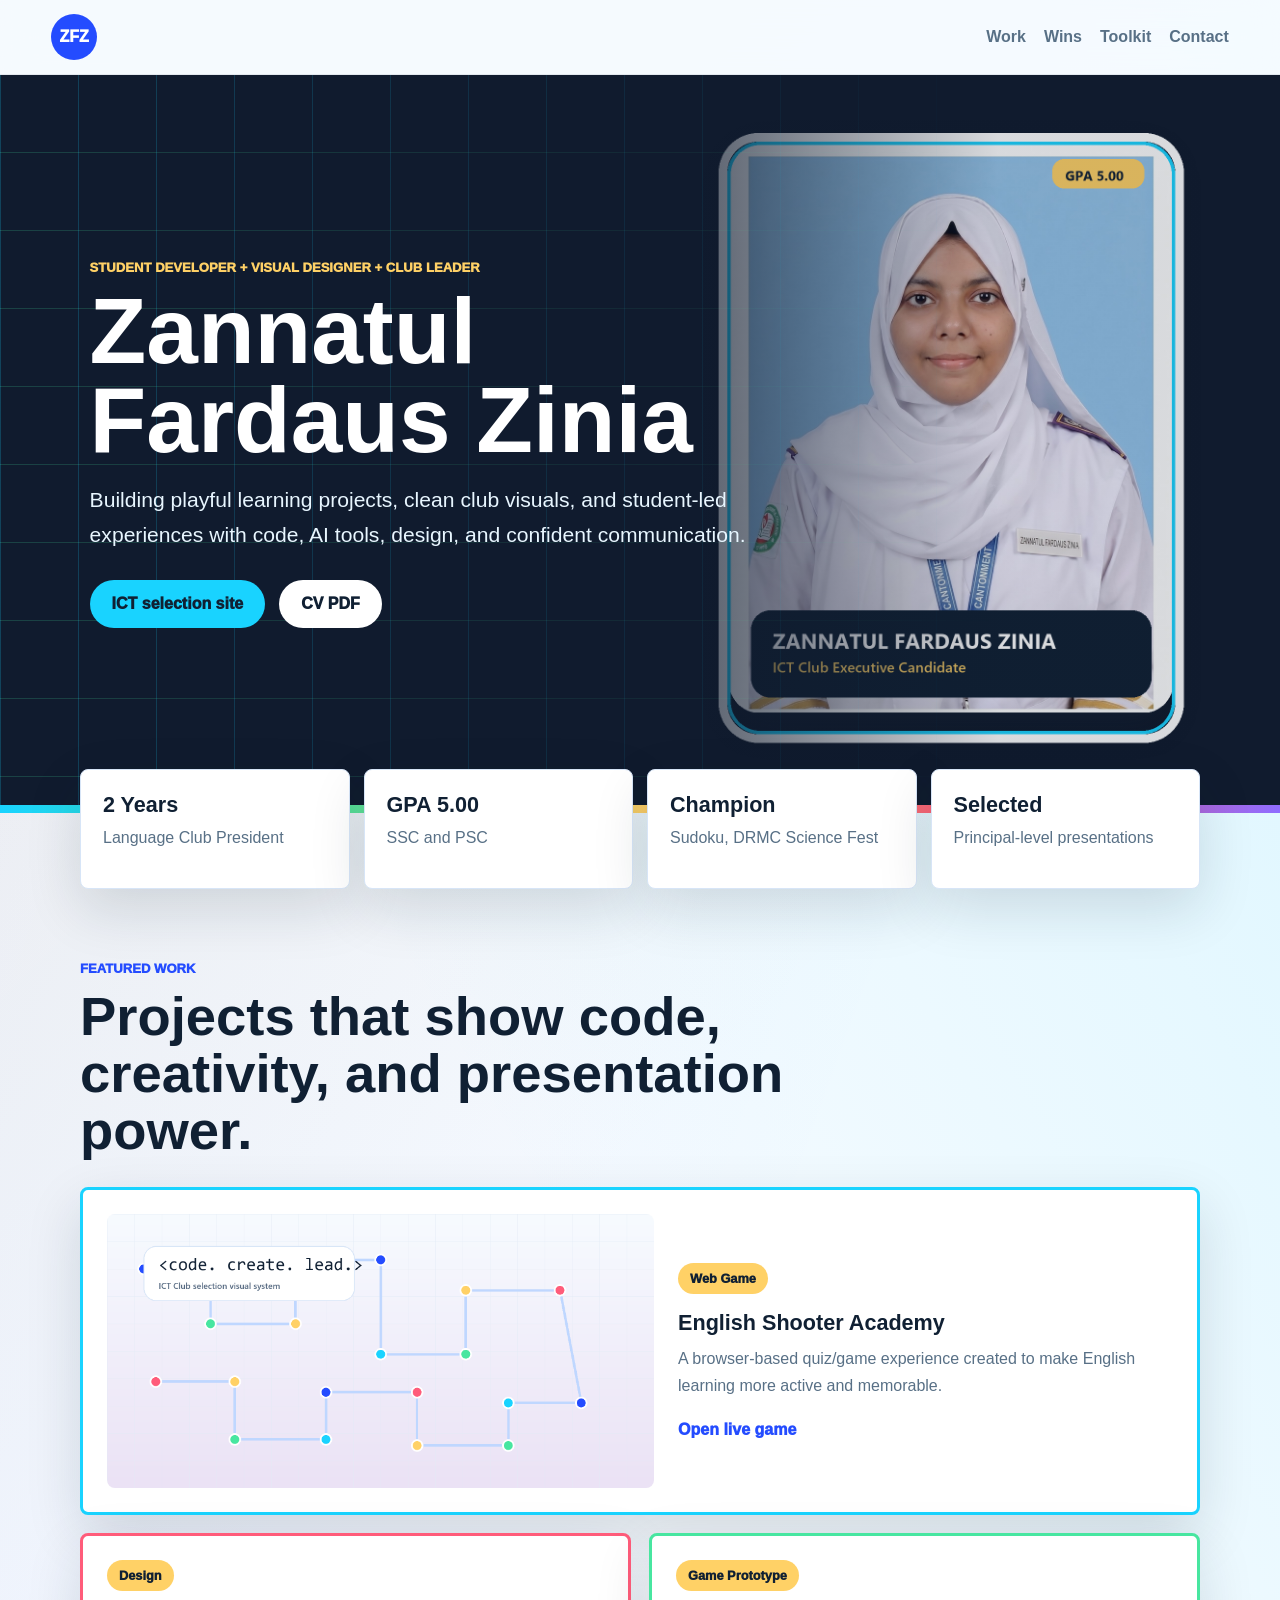
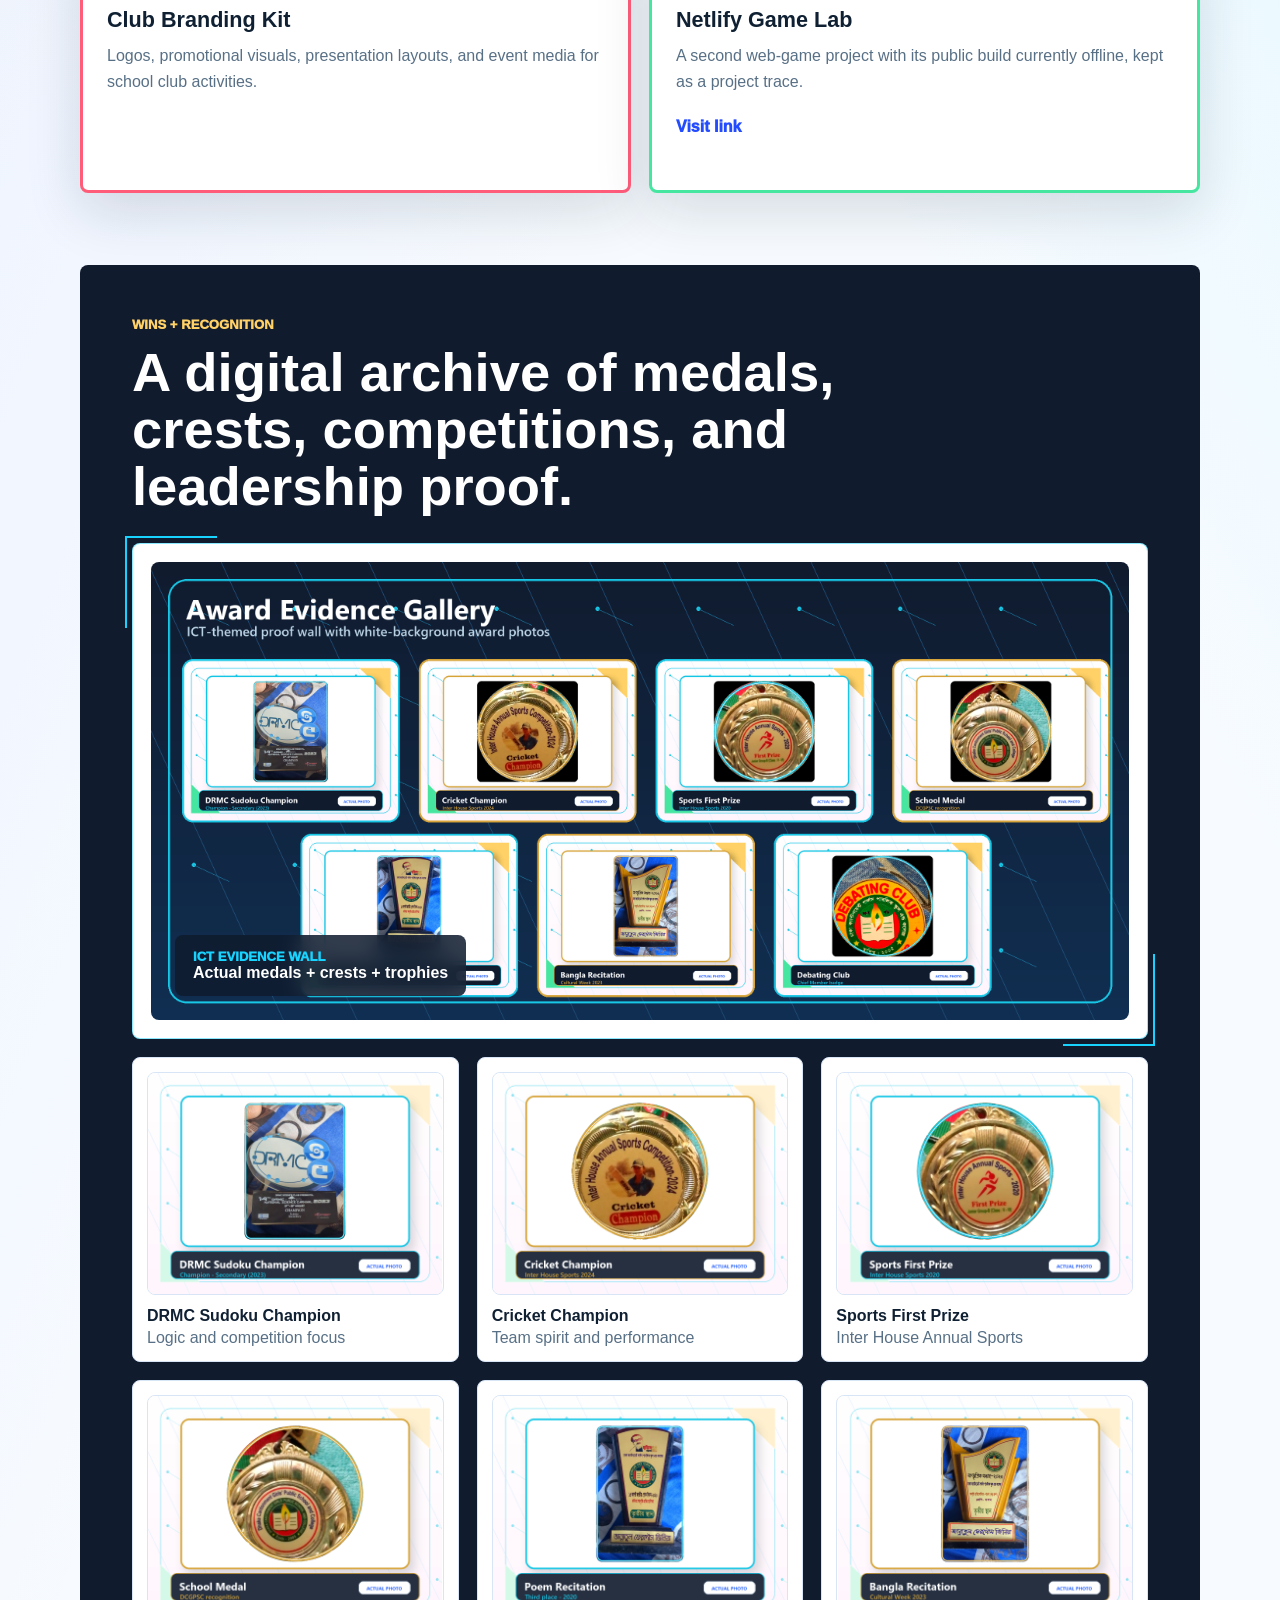
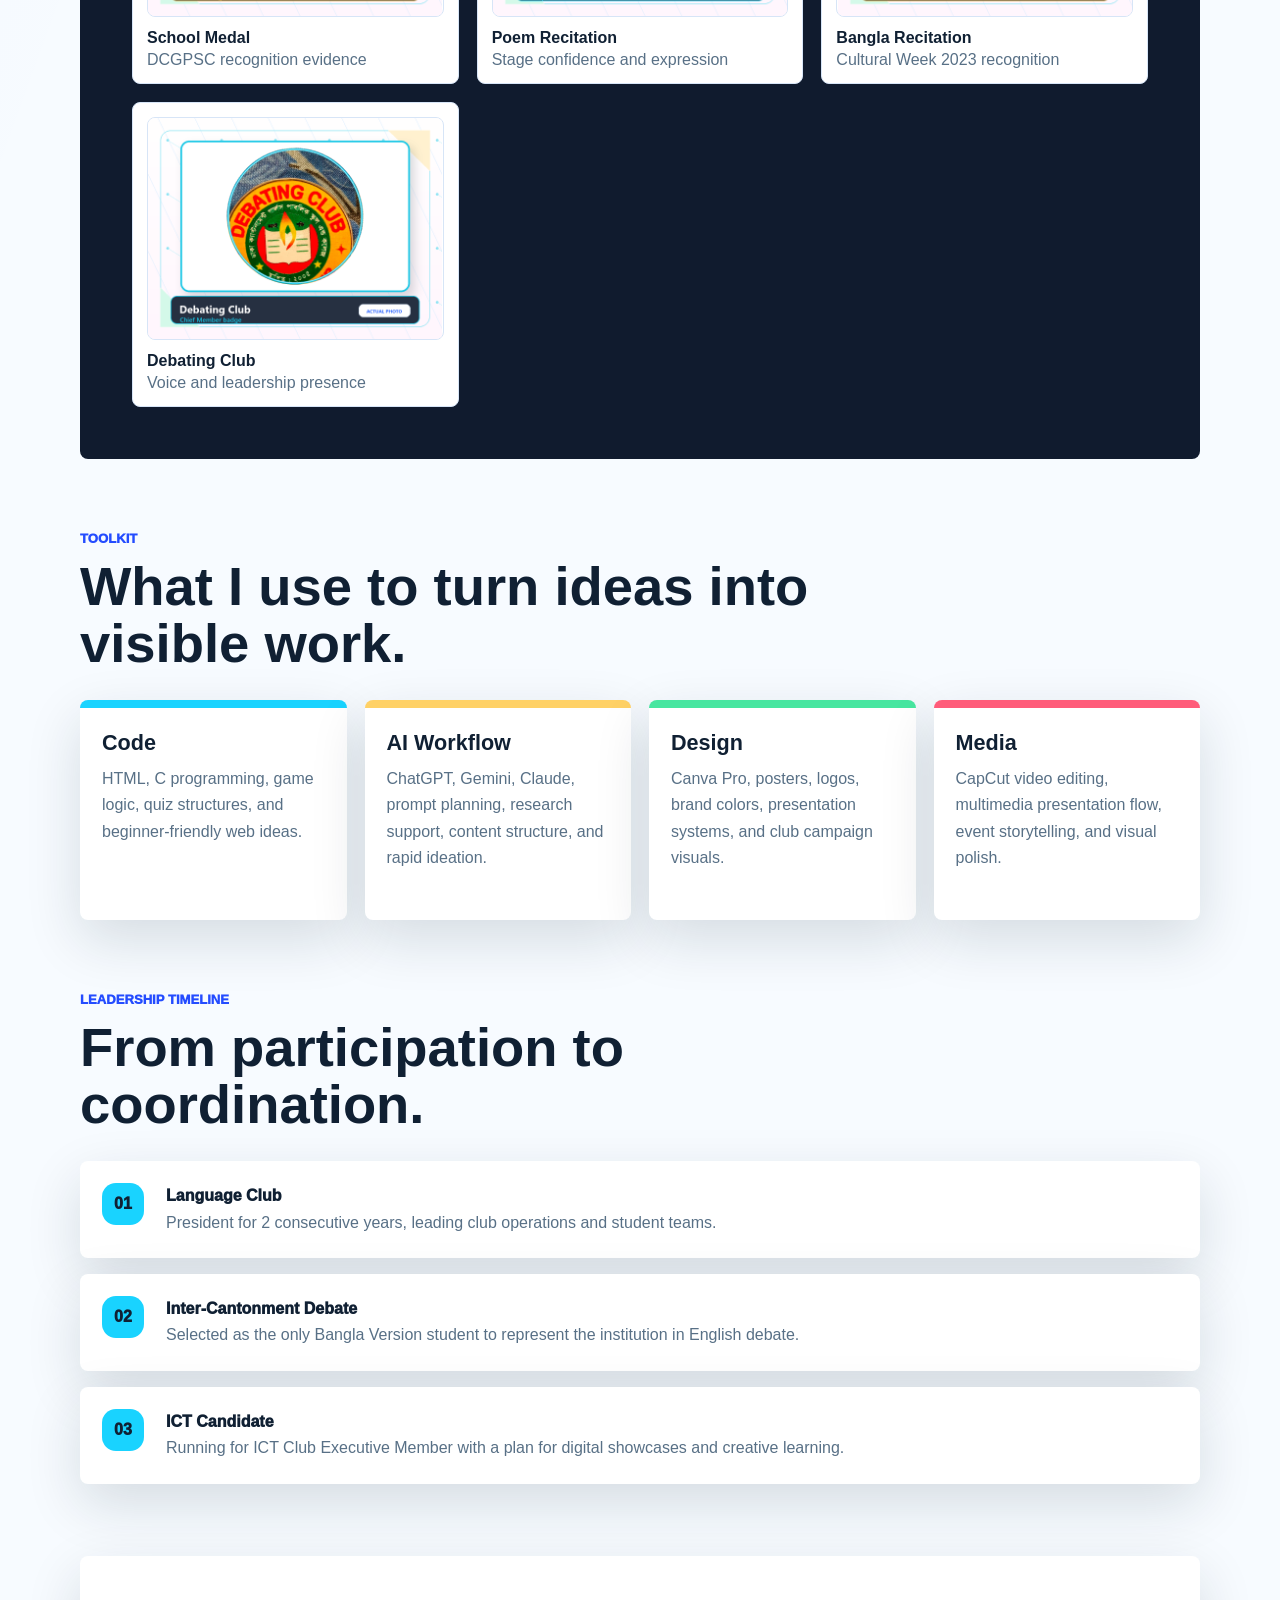
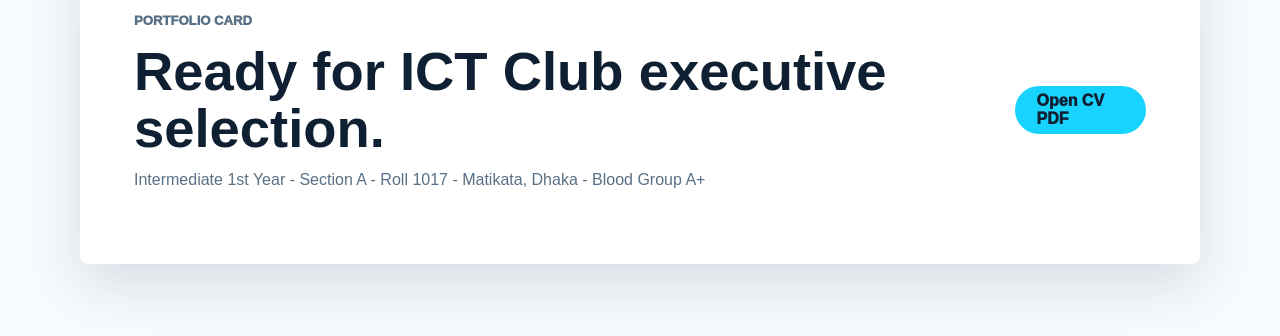
<file: index.html>
<!DOCTYPE html>
<html lang="en">
<head>
  <meta charset="UTF-8">
  <meta name="viewport" content="width=device-width, initial-scale=1.0">
  <meta name="theme-color" content="#101b2e">
  <title>Zannatul Fardaus Zinia Portfolio</title>
  <link rel="stylesheet" href="styles.css?v=20260611">
</head>
<body>
  <header class="topbar">
    <a href="#home" class="logo">ZFZ</a>
    <nav aria-label="Portfolio navigation">
      <a href="#work">Work</a>
      <a href="#wins">Wins</a>
      <a href="#toolkit">Toolkit</a>
      <a href="#contact">Contact</a>
    </nav>
  </header>

  <main id="home">
    <section class="hero">
      <div class="hero-copy">
        <p class="label">Student Developer + Visual Designer + Club Leader</p>
        <h1>Zannatul Fardaus Zinia</h1>
        <p>Building playful learning projects, clean club visuals, and student-led experiences with code, AI tools, design, and confident communication.</p>
        <div class="hero-links">
          <a href="website/index.html">ICT selection site</a>
          <a href="https://timubin.github.io/zinia/docs/ZINIA_ICT_Club_Final_CV.pdf" target="_blank" rel="noreferrer" type="application/pdf">CV PDF</a>
        </div>
      </div>
      <figure class="hero-visual" aria-hidden="true">
        <div class="hero-visual-frame">
          <img src="assets/profile-card.png" alt="">
        </div>
        <div class="hero-visual-caption">
          <span>Portfolio spotlight</span>
          <strong>Zannatul Fardaus Zinia</strong>
        </div>
      </figure>
    </section>

    <section class="metrics" aria-label="Portfolio highlights">
      <article>
        <strong>2 Years</strong>
        <span>Language Club President</span>
      </article>
      <article>
        <strong>GPA 5.00</strong>
        <span>SSC and PSC</span>
      </article>
      <article>
        <strong>Champion</strong>
        <span>Sudoku, DRMC Science Fest</span>
      </article>
      <article>
        <strong>Selected</strong>
        <span>Principal-level presentations</span>
      </article>
    </section>

    <section class="section" id="work">
      <div class="section-title">
        <p class="label">Featured Work</p>
        <h2>Projects that show code, creativity, and presentation power.</h2>
      </div>
      <div class="work-grid">
        <article class="work-card wide">
          <img src="assets/ict-circuit-banner.png" alt="Circuit-themed project banner">
          <div>
            <span>Web Game</span>
            <h3>English Shooter Academy</h3>
            <p>A browser-based quiz/game experience created to make English learning more active and memorable.</p>
            <a href="https://mubineurosia.github.io/quizzes/" target="_blank" rel="noreferrer">Open live game</a>
          </div>
        </article>
        <article class="work-card">
          <span>Design</span>
          <h3>Club Branding Kit</h3>
          <p>Logos, promotional visuals, presentation layouts, and event media for school club activities.</p>
        </article>
        <article class="work-card">
          <span>Game Prototype</span>
          <h3>Netlify Game Lab</h3>
          <p>A second web-game project with its public build currently offline, kept as a project trace.</p>
          <a href="https://strong-entremet-affcf4.netlify.app/" target="_blank" rel="noreferrer">Visit link</a>
        </article>
      </div>
    </section>

    <section class="section proof" id="wins">
      <div class="section-title">
        <p class="label">Wins + Recognition</p>
        <h2>A digital archive of medals, crests, competitions, and leadership proof.</h2>
      </div>
      <div class="archive-frame">
        <img src="assets/award-evidence-gallery.png" alt="Award evidence gallery">
        <div class="archive-caption">
          <span>ICT Evidence Wall</span>
          <strong>Actual medals + crests + trophies</strong>
        </div>
      </div>
      <div class="award-mosaic" aria-label="Award photos and evidence visuals">
        <article>
          <img src="assets/showcase-drmc-sudoku-2025.png" alt="Straightened DRMC Sudoku Champion trophy showcase">
          <strong>DRMC Sudoku Champion</strong>
          <span>Logic and competition focus</span>
        </article>
        <article>
          <img src="assets/showcase-cricket-champion-2024.png" alt="Straightened Cricket Champion medal showcase">
          <strong>Cricket Champion</strong>
          <span>Team spirit and performance</span>
        </article>
        <article>
          <img src="assets/showcase-sports-first-2020.png" alt="Straightened Sports First Prize medal showcase">
          <strong>Sports First Prize</strong>
          <span>Inter House Annual Sports</span>
        </article>
        <article>
          <img src="assets/showcase-school-medal.png" alt="Straightened DCGPSC school medal showcase">
          <strong>School Medal</strong>
          <span>DCGPSC recognition evidence</span>
        </article>
        <article>
          <img src="assets/showcase-poem-recitation-2020.png" alt="Cropped Poem Recitation trophy showcase">
          <strong>Poem Recitation</strong>
          <span>Stage confidence and expression</span>
        </article>
        <article>
          <img src="assets/showcase-bangla-recitation-2023.png" alt="Cropped Bangla Recitation crest showcase">
          <strong>Bangla Recitation</strong>
          <span>Cultural Week 2023 recognition</span>
        </article>
        <article>
          <img src="assets/showcase-debating-club.png" alt="Cropped Debating Club Chief Member badge showcase">
          <strong>Debating Club</strong>
          <span>Voice and leadership presence</span>
        </article>
      </div>
    </section>

    <section class="section toolkit" id="toolkit">
      <div class="section-title">
        <p class="label">Toolkit</p>
        <h2>What I use to turn ideas into visible work.</h2>
      </div>
      <div class="tool-grid">
        <article>
          <h3>Code</h3>
          <p>HTML, C programming, game logic, quiz structures, and beginner-friendly web ideas.</p>
        </article>
        <article>
          <h3>AI Workflow</h3>
          <p>ChatGPT, Gemini, Claude, prompt planning, research support, content structure, and rapid ideation.</p>
        </article>
        <article>
          <h3>Design</h3>
          <p>Canva Pro, posters, logos, brand colors, presentation systems, and club campaign visuals.</p>
        </article>
        <article>
          <h3>Media</h3>
          <p>CapCut video editing, multimedia presentation flow, event storytelling, and visual polish.</p>
        </article>
      </div>
    </section>

    <section class="section timeline" aria-label="Leadership timeline">
      <div class="section-title">
        <p class="label">Leadership Timeline</p>
        <h2>From participation to coordination.</h2>
      </div>
      <ol>
        <li>
          <span>Language Club</span>
          President for 2 consecutive years, leading club operations and student teams.
        </li>
        <li>
          <span>Inter-Cantonment Debate</span>
          Selected as the only Bangla Version student to represent the institution in English debate.
        </li>
        <li>
          <span>ICT Candidate</span>
          Running for ICT Club Executive Member with a plan for digital showcases and creative learning.
        </li>
      </ol>
    </section>

    <section class="contact" id="contact">
      <div>
        <p class="label">Portfolio Card</p>
        <h2>Ready for ICT Club executive selection.</h2>
        <p>Intermediate 1st Year - Section A - Roll 1017 - Matikata, Dhaka - Blood Group A+</p>
      </div>
      <a href="https://timubin.github.io/zinia/docs/ZINIA_ICT_Club_Final_CV.pdf" target="_blank" rel="noreferrer" type="application/pdf">Open CV PDF</a>
    </section>
  </main>
</body>
</html>
</file>
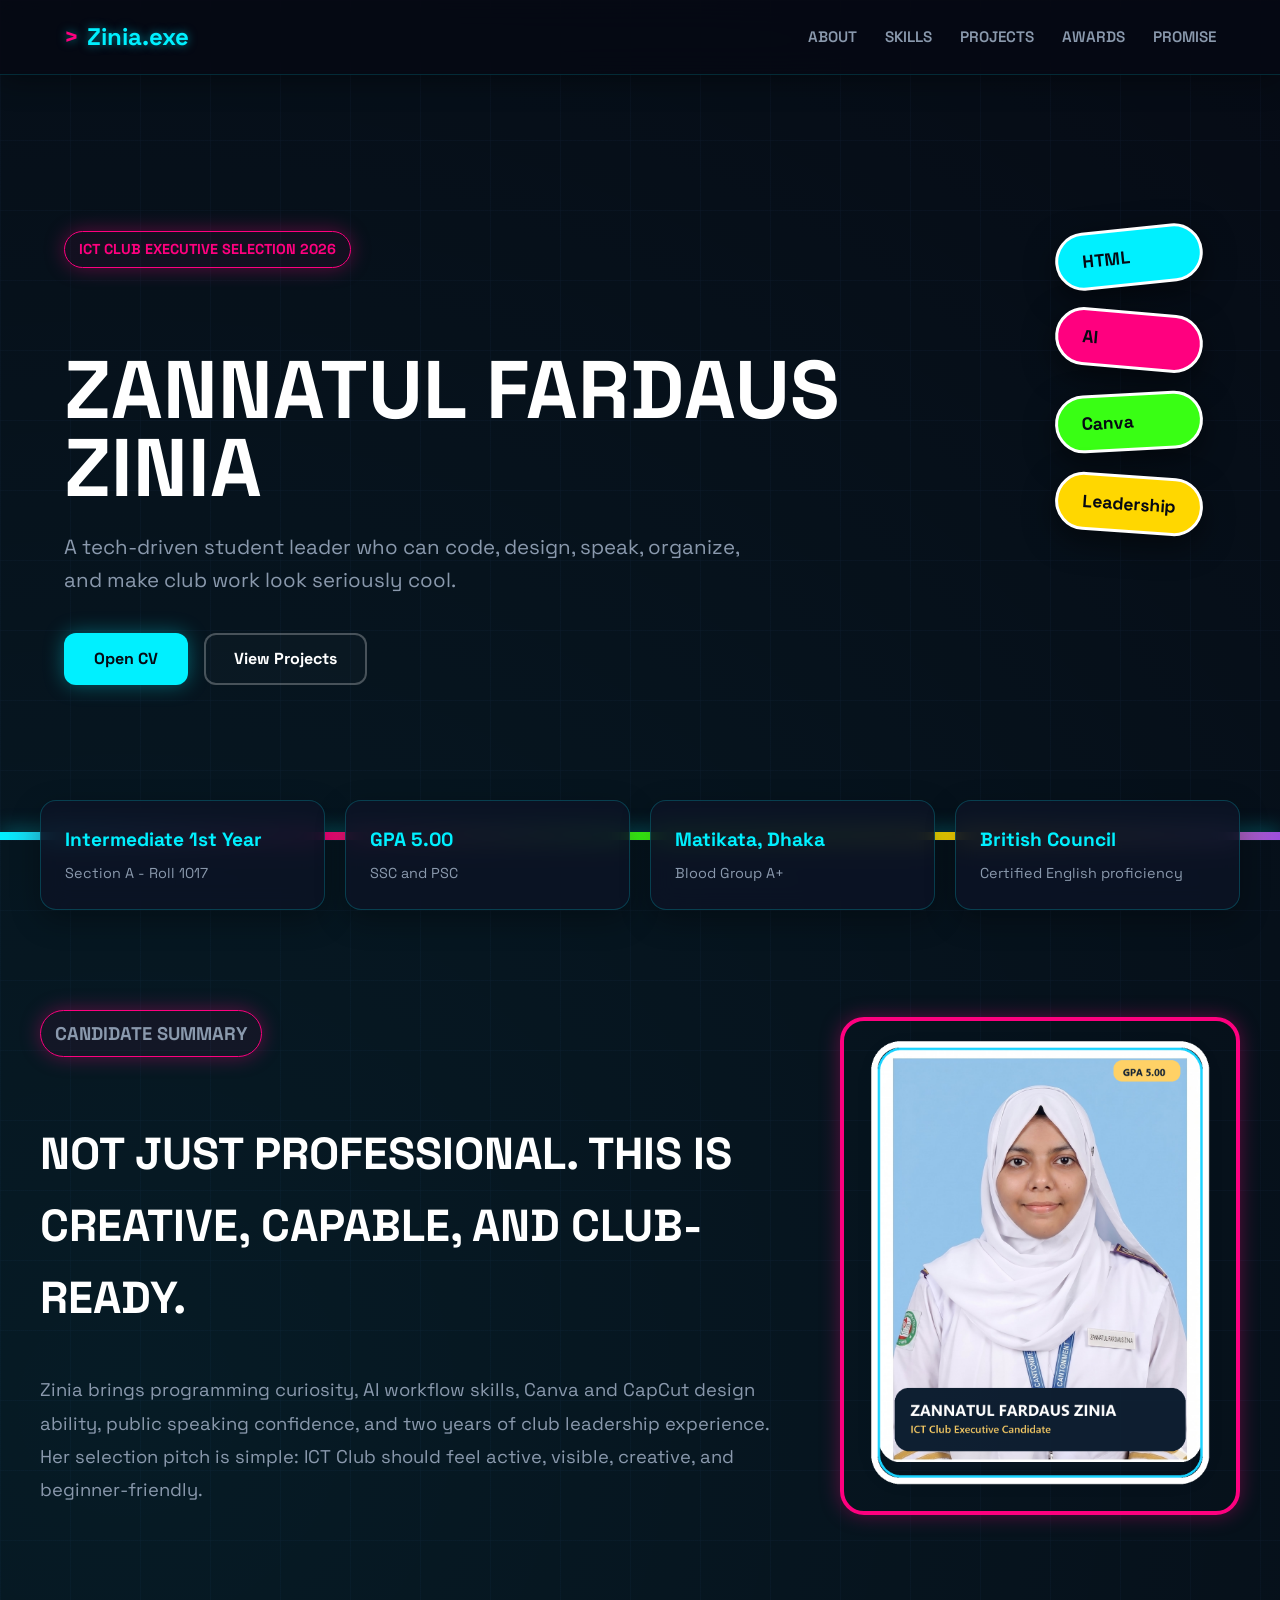
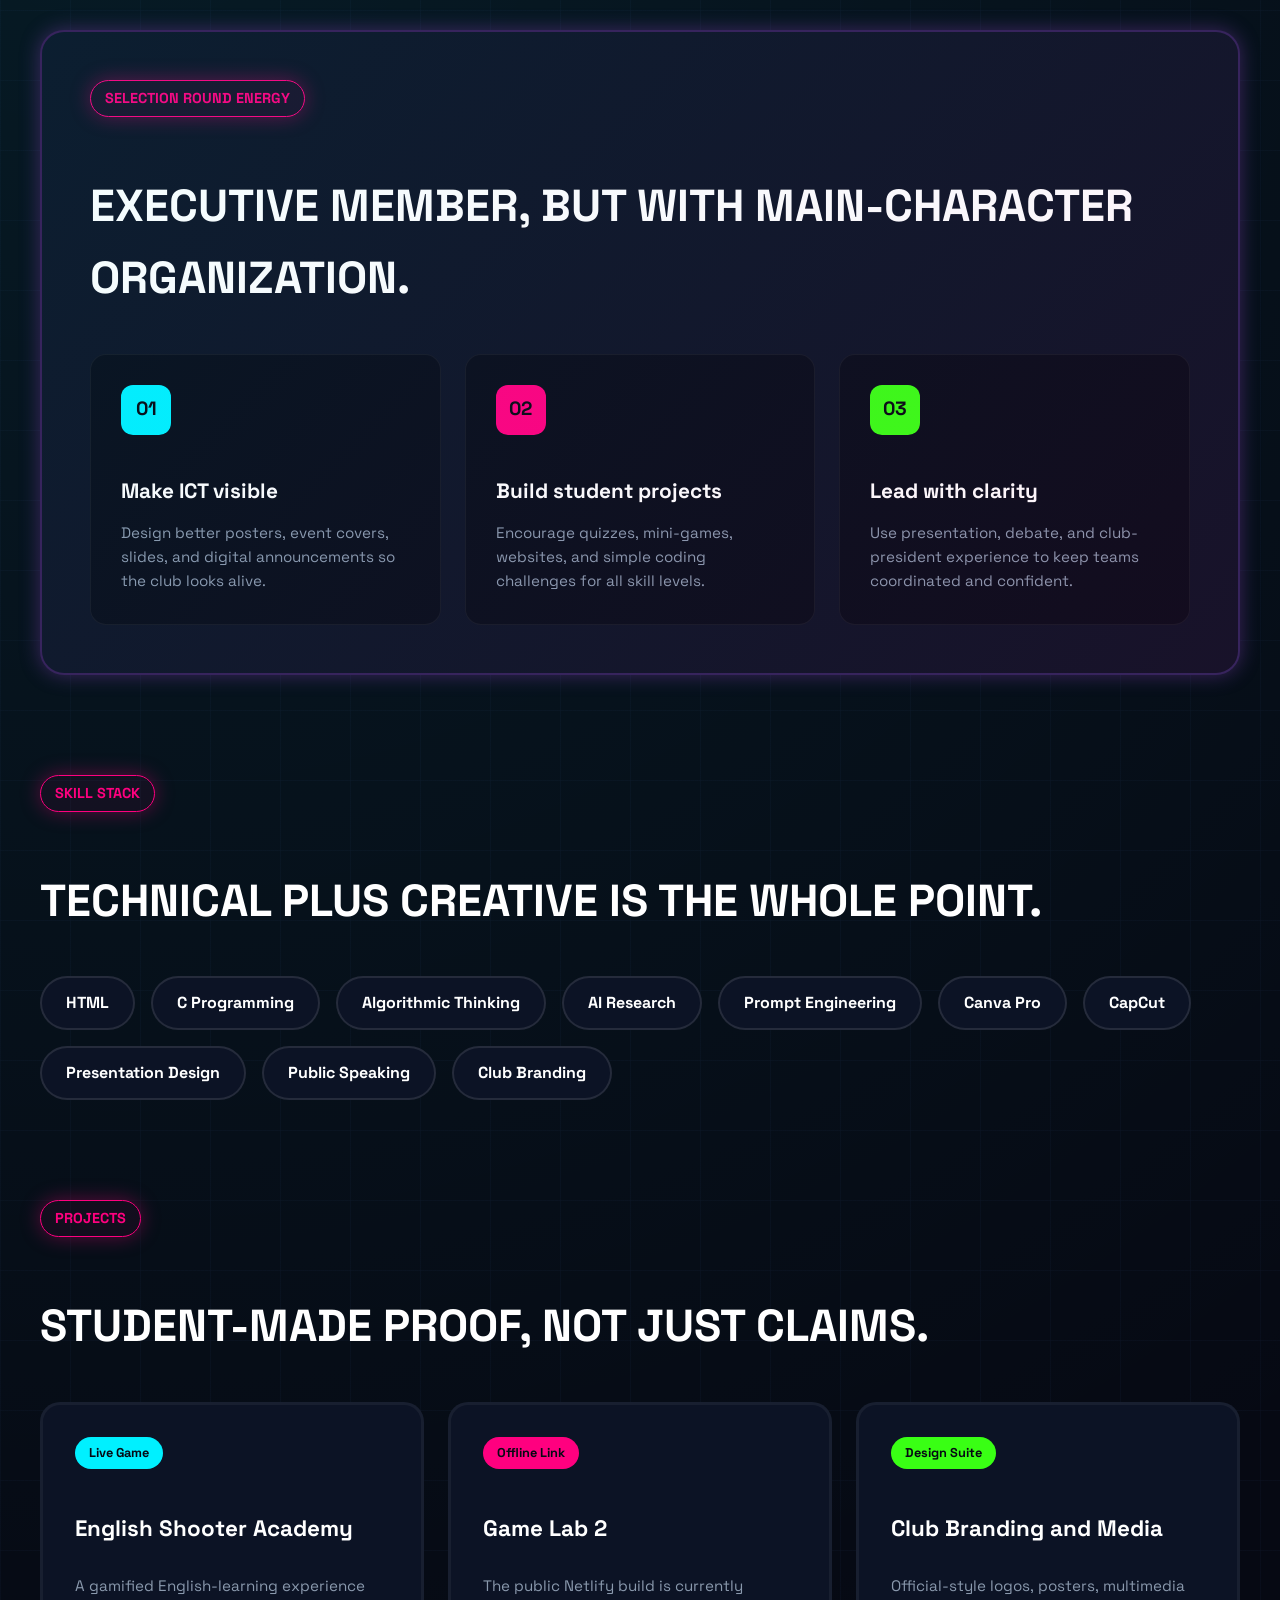
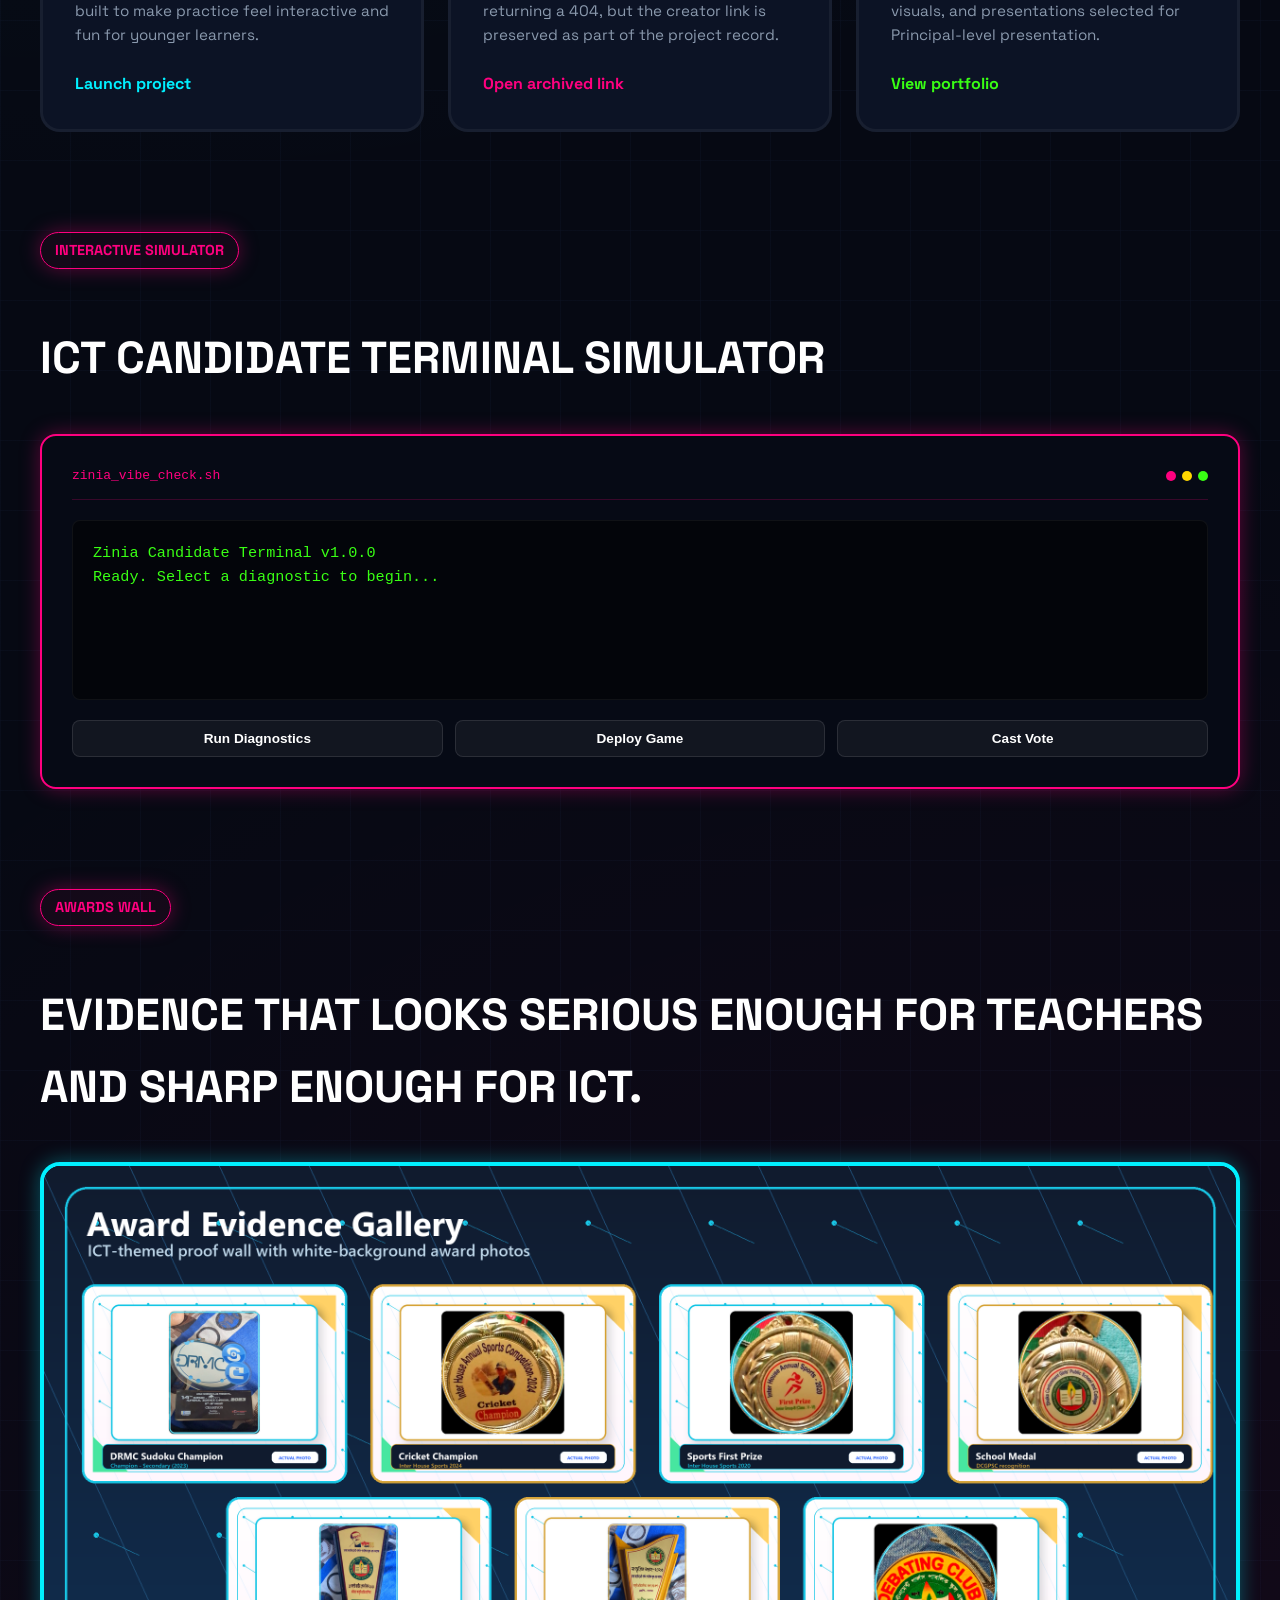
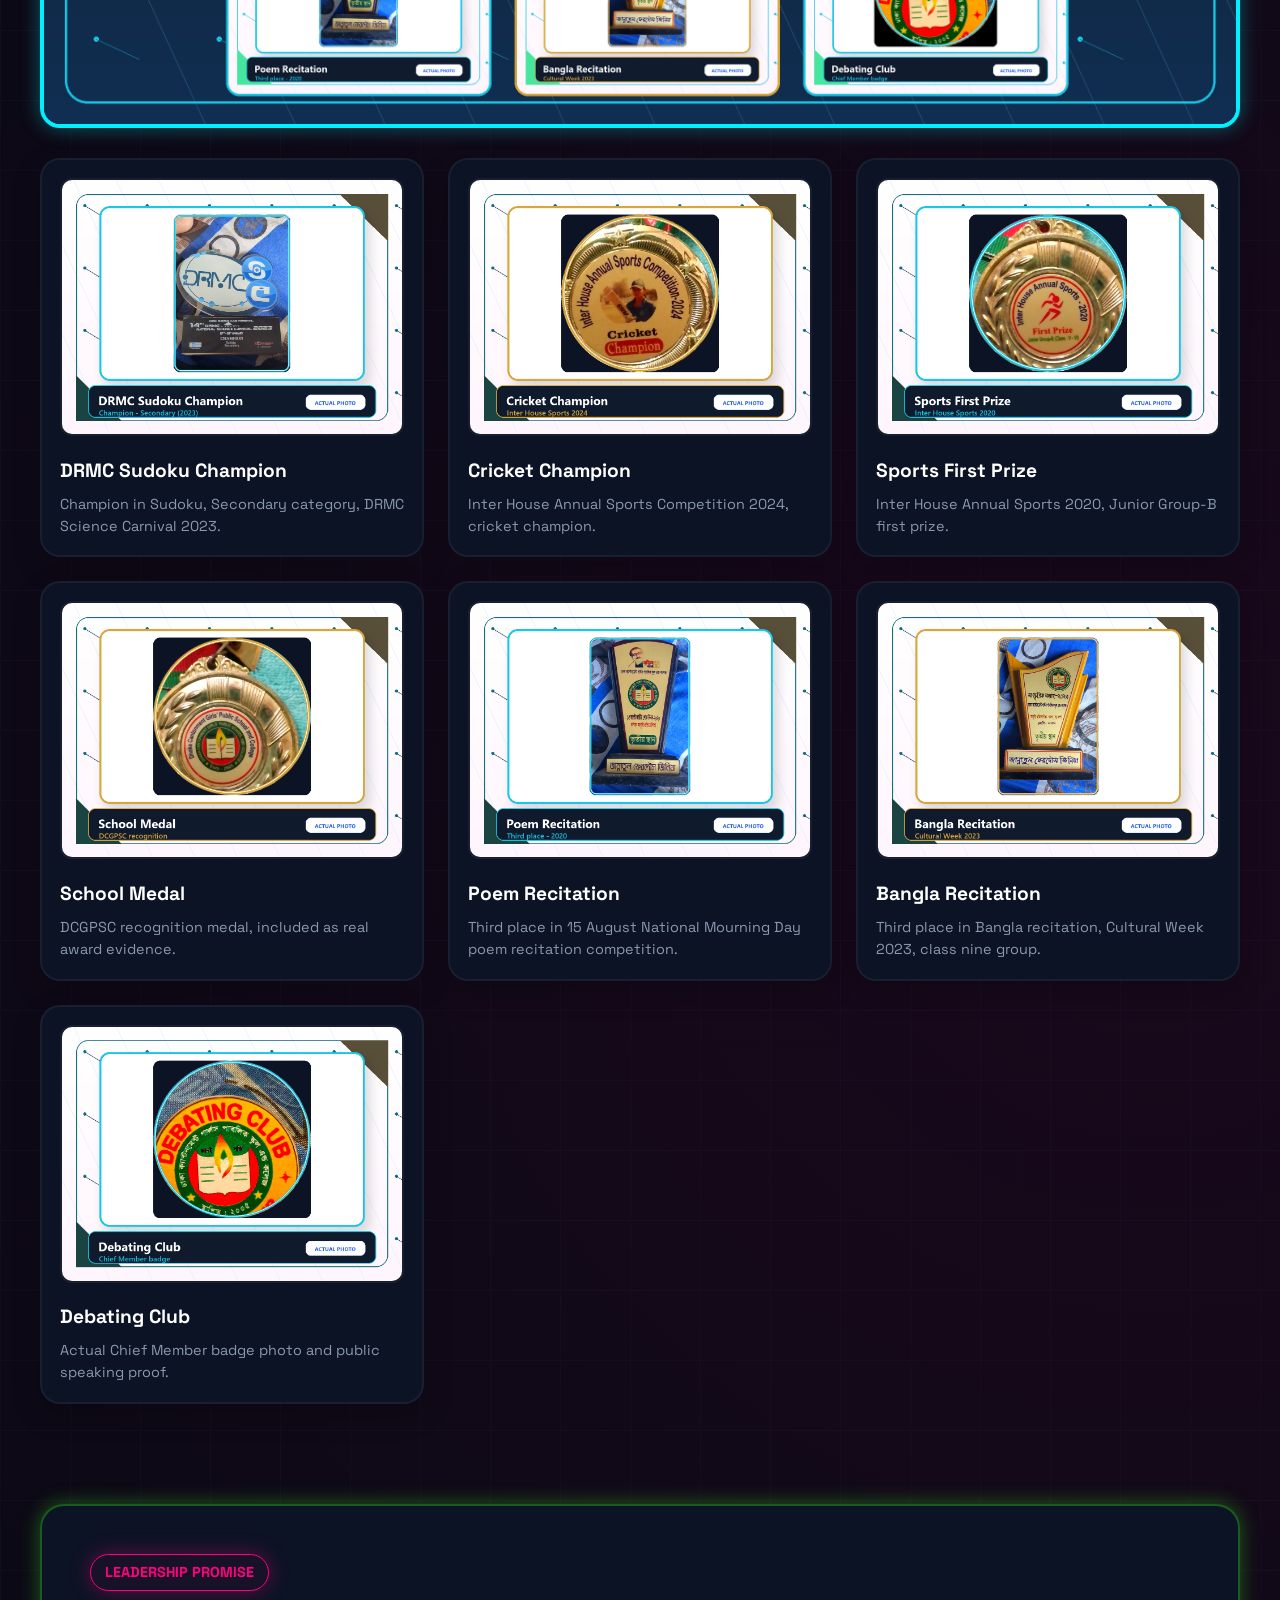
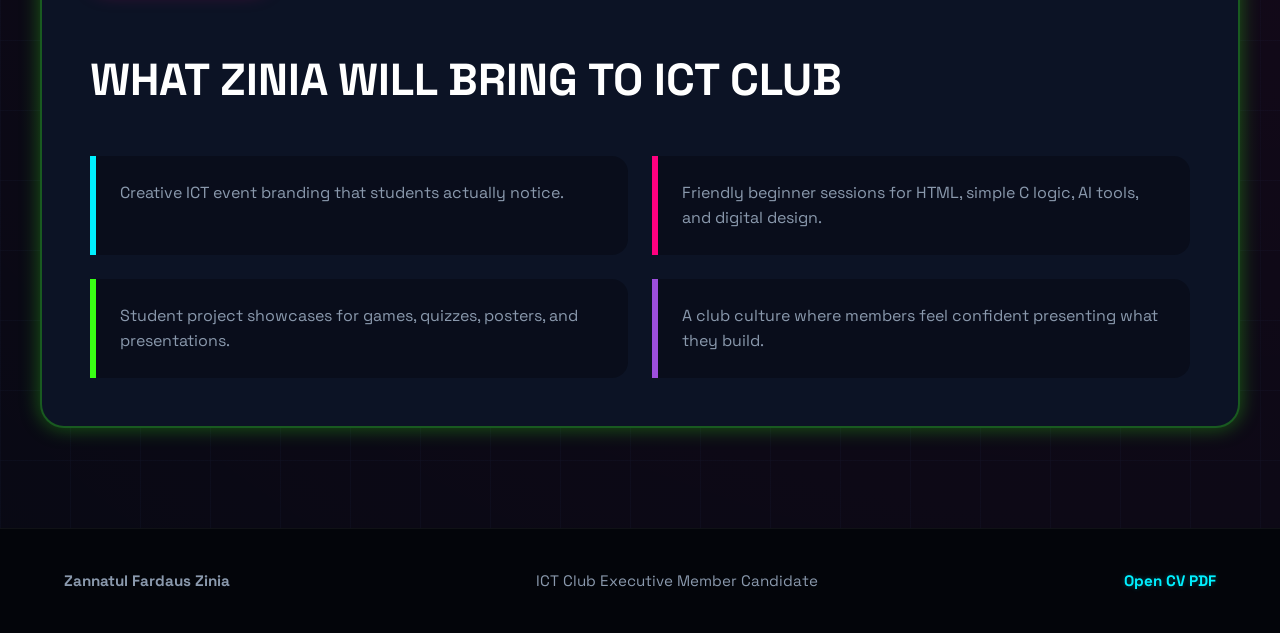
<file: website/index.html>
<!DOCTYPE html>
<html lang="en">
<head>
  <meta charset="UTF-8">
  <meta name="viewport" content="width=device-width, initial-scale=1.0">
  <meta name="theme-color" content="#060913">
  <title>Zinia for ICT Club Executive Selection</title>
  <link rel="preconnect" href="https://fonts.googleapis.com">
  <link rel="preconnect" href="https://fonts.gstatic.com" crossorigin>
  <link href="https://fonts.googleapis.com/css2?family=Space+Grotesk:wght@400;500;700;800&display=swap" rel="stylesheet">
  <link rel="stylesheet" href="styles.css?v=20260610">
</head>
<body>
  <header class="site-header">
    <a class="brand" href="#top">Zinia.exe</a>
    <nav aria-label="Primary navigation">
      <a href="#about">About</a>
      <a href="#skills">Skills</a>
      <a href="#projects">Projects</a>
      <a href="#awards">Awards</a>
      <a href="#promise">Promise</a>
    </nav>
  </header>

  <main id="top">
    <section class="hero" aria-label="ICT Club executive selection introduction">
      <div class="hero-noise"></div>
      <div class="hero-content">
        <p class="eyebrow">ICT Club Executive Selection 2026</p>
        <h1>Zannatul Fardaus Zinia</h1>
        <p class="hero-line">A tech-driven student leader who can code, design, speak, organize, and make club work look seriously cool.</p>
        <div class="hero-actions">
          <a class="button primary" href="https://timubin.github.io/zinia/docs/ZINIA_ICT_Club_Final_CV.pdf" target="_blank" rel="noreferrer" type="application/pdf">Open CV</a>
          <a class="button ghost" href="#projects">View Projects</a>
        </div>
      </div>
      <div class="hero-stickers" aria-hidden="true">
        <span class="sticker">HTML</span>
        <span class="sticker">AI</span>
        <span class="sticker">Canva</span>
        <span class="sticker">Leadership</span>
      </div>
    </section>

    <section class="quick-strip" id="about" aria-label="Quick details">
      <article>
        <strong>Intermediate 1st Year</strong>
        <span>Section A - Roll 1017</span>
      </article>
      <article>
        <strong>GPA 5.00</strong>
        <span>SSC and PSC</span>
      </article>
      <article>
        <strong>Matikata, Dhaka</strong>
        <span>Blood Group A+</span>
      </article>
      <article>
        <strong>British Council</strong>
        <span>Certified English proficiency</span>
      </article>
    </section>

    <section class="section intro-grid">
      <div class="intro-copy">
        <p class="eyebrow">Candidate Summary</p>
        <h2>Not just professional. This is creative, capable, and club-ready.</h2>
        <p>Zinia brings programming curiosity, AI workflow skills, Canva and CapCut design ability, public speaking confidence, and two years of club leadership experience. Her selection pitch is simple: ICT Club should feel active, visible, creative, and beginner-friendly.</p>
      </div>
      <figure class="profile-feature">
        <img src="../assets/profile-card.png" alt="Portrait card of Zannatul Fardaus Zinia">
      </figure>
    </section>

    <section class="section selection-panel" aria-label="Selection round pitch">
      <div>
        <p class="eyebrow">Selection Round Energy</p>
        <h2>Executive member, but with main-character organization.</h2>
      </div>
      <div class="selection-grid">
        <article>
          <span>01</span>
          <h3>Make ICT visible</h3>
          <p>Design better posters, event covers, slides, and digital announcements so the club looks alive.</p>
        </article>
        <article>
          <span>02</span>
          <h3>Build student projects</h3>
          <p>Encourage quizzes, mini-games, websites, and simple coding challenges for all skill levels.</p>
        </article>
        <article>
          <span>03</span>
          <h3>Lead with clarity</h3>
          <p>Use presentation, debate, and club-president experience to keep teams coordinated and confident.</p>
        </article>
      </div>
    </section>

    <section class="section" id="skills">
      <p class="eyebrow">Skill Stack</p>
      <h2>Technical plus creative is the whole point.</h2>
      <div class="skill-cloud" aria-label="Skills">
        <span>HTML</span>
        <span>C Programming</span>
        <span>Algorithmic Thinking</span>
        <span>AI Research</span>
        <span>Prompt Engineering</span>
        <span>Canva Pro</span>
        <span>CapCut</span>
        <span>Presentation Design</span>
        <span>Public Speaking</span>
        <span>Club Branding</span>
      </div>
    </section>

    <section class="section projects" id="projects">
      <div class="section-head">
        <div>
          <p class="eyebrow">Projects</p>
          <h2>Student-made proof, not just claims.</h2>
        </div>
      </div>
      <div class="project-grid">
        <article class="project-card">
          <span class="project-tag">Live Game</span>
          <h3>English Shooter Academy</h3>
          <p>A gamified English-learning experience built to make practice feel interactive and fun for younger learners.</p>
          <a class="project-link" href="https://mubineurosia.github.io/quizzes/" target="_blank" rel="noreferrer">Launch project</a>
        </article>
        <article class="project-card">
          <span class="project-tag pink">Offline Link</span>
          <h3>Game Lab 2</h3>
          <p>The public Netlify build is currently returning a 404, but the creator link is preserved as part of the project record.</p>
          <a class="project-link" href="https://strong-entremet-affcf4.netlify.app/" target="_blank" rel="noreferrer">Open archived link</a>
        </article>
        <article class="project-card">
          <span class="project-tag green">Design Suite</span>
          <h3>Club Branding and Media</h3>
          <p>Official-style logos, posters, multimedia visuals, and presentations selected for Principal-level presentation.</p>
          <a class="project-link" href="../index.html">View portfolio</a>
        </article>
      </div>
    </section>

    <section class="section simulator" id="vibe-check">
      <p class="eyebrow">Interactive Simulator</p>
      <h2>ICT Candidate Terminal Simulator</h2>
      <div class="sim-container">
        <div class="sim-header">
          <span class="sim-title">zinia_vibe_check.sh</span>
          <div style="display: flex; gap: 6px;">
            <span style="width: 10px; height: 10px; border-radius: 50%; background: var(--pink);"></span>
            <span style="width: 10px; height: 10px; border-radius: 50%; background: var(--gold);"></span>
            <span style="width: 10px; height: 10px; border-radius: 50%; background: var(--green);"></span>
          </div>
        </div>
        <div class="sim-screen" id="sim-screen">
          Zinia Candidate Terminal v1.0.0<br>
          Ready. Select a diagnostic to begin...
        </div>
        <div class="sim-controls">
          <button class="sim-btn" id="btn-diag">Run Diagnostics</button>
          <button class="sim-btn" id="btn-deploy">Deploy Game</button>
          <button class="sim-btn" id="btn-vote">Cast Vote</button>
        </div>
      </div>
    </section>

    <section class="section awards" id="awards">
      <div class="section-head">
        <div>
          <p class="eyebrow">Awards Wall</p>
          <h2>Evidence that looks serious enough for teachers and sharp enough for ICT.</h2>
        </div>
      </div>
      <img class="evidence-hero" src="../assets/award-evidence-gallery.png" alt="Award evidence gallery for Zinia">
      <div class="evidence-grid" aria-label="Award photos and evidence visuals">
        <article>
          <img src="../assets/showcase-drmc-sudoku-2025.png" alt="Straightened DRMC Sudoku Champion trophy showcase">
          <h3>DRMC Sudoku Champion</h3>
          <p>Champion in Sudoku, Secondary category, DRMC Science Carnival 2023.</p>
        </article>
        <article>
          <img src="../assets/showcase-cricket-champion-2024.png" alt="Straightened Cricket Champion medal showcase">
          <h3>Cricket Champion</h3>
          <p>Inter House Annual Sports Competition 2024, cricket champion.</p>
        </article>
        <article>
          <img src="../assets/showcase-sports-first-2020.png" alt="Straightened Sports First Prize medal showcase">
          <h3>Sports First Prize</h3>
          <p>Inter House Annual Sports 2020, Junior Group-B first prize.</p>
        </article>
        <article>
          <img src="../assets/showcase-school-medal.png" alt="Straightened DCGPSC school medal showcase">
          <h3>School Medal</h3>
          <p>DCGPSC recognition medal, included as real award evidence.</p>
        </article>
        <article>
          <img src="../assets/showcase-poem-recitation-2020.png" alt="Cropped Poem Recitation trophy showcase">
          <h3>Poem Recitation</h3>
          <p>Third place in 15 August National Mourning Day poem recitation competition.</p>
        </article>
        <article>
          <img src="../assets/showcase-bangla-recitation-2023.png" alt="Cropped Bangla Recitation crest showcase">
          <h3>Bangla Recitation</h3>
          <p>Third place in Bangla recitation, Cultural Week 2023, class nine group.</p>
        </article>
        <article>
          <img src="../assets/showcase-debating-club.png" alt="Cropped Debating Club Chief Member badge showcase">
          <h3>Debating Club</h3>
          <p>Actual Chief Member badge photo and public speaking proof.</p>
        </article>
      </div>
    </section>

    <section class="section promise" id="promise">
      <p class="eyebrow">Leadership Promise</p>
      <h2>What Zinia will bring to ICT Club</h2>
      <div class="promise-list">
        <p>Creative ICT event branding that students actually notice.</p>
        <p>Friendly beginner sessions for HTML, simple C logic, AI tools, and digital design.</p>
        <p>Student project showcases for games, quizzes, posters, and presentations.</p>
        <p>A club culture where members feel confident presenting what they build.</p>
      </div>
    </section>
  </main>

  <footer>
    <strong>Zannatul Fardaus Zinia</strong>
    <span>ICT Club Executive Member Candidate</span>
    <a href="https://timubin.github.io/zinia/docs/ZINIA_ICT_Club_Final_CV.pdf" target="_blank" rel="noreferrer" type="application/pdf">Open CV PDF</a>
  </footer>

  <script src="script.js"></script>
</body>
</html>
</file>
<file: styles.css>
:root {
  --ink: #102033;
  --muted: #587086;
  --paper: #f7fbff;
  --navy: #101b2e;
  --cobalt: #244cff;
  --cyan: #19d3ff;
  --mint: #47e6a0;
  --gold: #ffd166;
  --coral: #ff5c7a;
  --purple: #8f6cff;
  --line: #d7e5f7;
  --shadow: 0 20px 55px rgba(16, 32, 51, 0.14);
}

* {
  box-sizing: border-box;
}

html {
  scroll-behavior: smooth;
}

body {
  margin: 0;
  color: var(--ink);
  background:
    linear-gradient(110deg, rgba(36, 76, 255, 0.07), transparent 40%),
    linear-gradient(135deg, rgba(255, 209, 102, 0.14), transparent 28%),
    linear-gradient(240deg, rgba(25, 211, 255, 0.14), transparent 34%),
    var(--paper);
  font-family: "Segoe UI", Arial, sans-serif;
  overflow-x: hidden;
}

a {
  color: inherit;
}

.topbar {
  position: sticky;
  top: 0;
  z-index: 10;
  display: flex;
  align-items: center;
  justify-content: space-between;
  gap: 20px;
  padding: 14px clamp(18px, 4vw, 66px);
  background: rgba(247, 251, 255, 0.92);
  border-bottom: 1px solid rgba(16, 32, 51, 0.08);
  backdrop-filter: blur(16px);
}

.logo {
  display: inline-grid;
  width: 46px;
  height: 46px;
  place-items: center;
  border-radius: 50%;
  color: #fff;
  background: var(--cobalt);
  font-weight: 950;
  text-decoration: none;
}

nav {
  display: flex;
  gap: 18px;
  flex-wrap: wrap;
}

nav a {
  color: var(--muted);
  font-weight: 800;
  text-decoration: none;
}

nav a:hover {
  color: var(--cobalt);
}

.hero {
  min-height: 82vh;
  position: relative;
  display: grid;
  align-items: center;
  padding: clamp(78px, 13vh, 140px) clamp(22px, 7vw, 96px);
  color: #fff;
  overflow: hidden;
  background:
    linear-gradient(90deg, rgba(16, 27, 46, 0.98) 0%, rgba(16, 27, 46, 0.86) 47%, rgba(16, 27, 46, 0.16) 78%),
    url("assets/profile-card.png") right 8% bottom 52% / min(43vw, 540px) auto no-repeat,
    var(--navy);
}

.hero::before {
  content: "";
  position: absolute;
  inset: 0;
  background-image:
    linear-gradient(90deg, rgba(25, 211, 255, 0.22) 1px, transparent 1px),
    linear-gradient(0deg, rgba(71, 230, 160, 0.2) 1px, transparent 1px);
  background-size: 78px 78px;
  mask-image: linear-gradient(90deg, black 0%, transparent 78%);
}

.hero::after {
  content: "";
  position: absolute;
  inset: auto 0 0 0;
  height: 8px;
  background: linear-gradient(90deg, var(--cyan), var(--mint), var(--gold), var(--coral), var(--purple));
}

.hero-copy {
  position: relative;
  z-index: 1;
  min-width: 0;
  max-width: 760px;
}

.hero-visual {
  display: none;
  margin: 0;
}

.label {
  margin: 0 0 12px;
  color: var(--cobalt);
  font-size: 0.82rem;
  font-weight: 950;
  letter-spacing: 0;
  text-transform: uppercase;
}

.hero .label {
  color: var(--gold);
}

h1,
h2,
h3,
p {
  margin-top: 0;
}

h1 {
  margin-bottom: 18px;
  font-size: 5.8rem;
  line-height: 0.96;
  overflow-wrap: anywhere;
}

h2 {
  margin-bottom: 18px;
  font-size: 3.4rem;
  line-height: 1.05;
}

h3 {
  margin-bottom: 10px;
  font-size: 1.35rem;
}

.hero-copy p:not(.label) {
  max-width: 680px;
  color: #e8f6ff;
  font-size: 1.32rem;
  line-height: 1.65;
}

.hero-links {
  display: flex;
  gap: 14px;
  flex-wrap: wrap;
  margin-top: 28px;
}

.hero-links a,
.contact a {
  display: inline-flex;
  min-height: 48px;
  align-items: center;
  justify-content: center;
  padding: 0 22px;
  border-radius: 999px;
  background: var(--cyan);
  color: var(--ink);
  font-weight: 950;
  text-decoration: none;
}

.hero-links a:nth-child(2) {
  background: #fff;
}

.metrics,
.section,
.contact {
  width: min(1120px, calc(100% - 36px));
  margin: 72px auto;
}

.metrics {
  position: relative;
  z-index: 2;
  display: grid;
  grid-template-columns: repeat(4, minmax(0, 1fr));
  gap: 14px;
  margin-top: -44px;
}

.metrics article {
  min-height: 120px;
  padding: 22px;
  border: 1px solid var(--line);
  border-radius: 8px;
  background: #fff;
  box-shadow: var(--shadow);
}

.metrics strong,
.metrics span {
  display: block;
}

.metrics strong {
  margin-bottom: 7px;
  font-size: 1.35rem;
}

.metrics span,
.work-card p,
.tool-grid p,
.timeline li,
.contact p {
  color: var(--muted);
  line-height: 1.65;
}

.section-title {
  max-width: 820px;
  margin-bottom: 28px;
}

.work-grid {
  display: grid;
  grid-template-columns: repeat(2, minmax(0, 1fr));
  gap: 18px;
}

.work-card {
  min-height: 260px;
  padding: 24px;
  border: 3px solid var(--line);
  border-radius: 8px;
  background: #fff;
  box-shadow: var(--shadow);
}

.work-card.wide {
  grid-column: 1 / -1;
  display: grid;
  grid-template-columns: minmax(0, 1.05fr) minmax(280px, 0.95fr);
  gap: 24px;
  align-items: center;
  border-color: var(--cyan);
}

.work-card:nth-child(2) {
  border-color: var(--coral);
}

.work-card:nth-child(3) {
  border-color: var(--mint);
}

.work-card img {
  display: block;
  width: 100%;
  border-radius: 8px;
}

.work-card span {
  display: inline-flex;
  margin-bottom: 16px;
  padding: 8px 12px;
  border-radius: 999px;
  background: var(--gold);
  font-size: 0.8rem;
  font-weight: 950;
}

.work-card a {
  display: inline-flex;
  margin-top: 6px;
  color: var(--cobalt);
  font-weight: 950;
  text-decoration: none;
}

.proof {
  padding: clamp(28px, 5vw, 52px);
  border-radius: 8px;
  background: var(--navy);
  color: #fff;
}

.proof .label {
  color: var(--gold);
}

.archive-frame {
  position: relative;
  padding: 18px;
  border: 1px solid rgba(25, 211, 255, 0.5);
  border-radius: 8px;
  background: #fff;
}

.archive-frame::before,
.archive-frame::after {
  content: "";
  position: absolute;
  width: 90px;
  height: 90px;
  border: 2px solid var(--cyan);
}

.archive-frame::before {
  left: -8px;
  top: -8px;
  border-right: 0;
  border-bottom: 0;
}

.archive-frame::after {
  right: -8px;
  bottom: -8px;
  border-left: 0;
  border-top: 0;
}

.archive-frame img,
.award-mosaic img {
  display: block;
  width: 100%;
  border-radius: 8px;
}

.archive-caption {
  position: absolute;
  left: 42px;
  bottom: 42px;
  padding: 14px 18px;
  border-radius: 8px;
  color: #fff;
  background: rgba(16, 27, 46, 0.86);
  backdrop-filter: blur(10px);
}

.archive-caption span,
.archive-caption strong,
.award-mosaic strong,
.award-mosaic span {
  display: block;
}

.archive-caption span {
  color: var(--cyan);
  font-size: 0.82rem;
  font-weight: 950;
  text-transform: uppercase;
}

.award-mosaic {
  display: grid;
  grid-template-columns: repeat(3, minmax(0, 1fr));
  gap: 18px;
  margin-top: 18px;
}

.award-mosaic article {
  padding: 14px;
  border: 1px solid var(--line);
  border-radius: 8px;
  background: #fff;
}

.award-mosaic img {
  aspect-ratio: 4 / 3;
  object-fit: contain;
  background: #fff;
  margin-bottom: 12px;
  border: 1px solid var(--line);
}

.award-mosaic strong {
  color: var(--ink);
}

.award-mosaic span {
  color: var(--muted);
  margin-top: 4px;
}

.tool-grid {
  display: grid;
  grid-template-columns: repeat(4, minmax(0, 1fr));
  gap: 18px;
}

.tool-grid article {
  min-height: 220px;
  padding: 22px;
  border-radius: 8px;
  background: #fff;
  border-top: 8px solid var(--cyan);
  box-shadow: var(--shadow);
}

.tool-grid article:nth-child(2) {
  border-color: var(--gold);
}

.tool-grid article:nth-child(3) {
  border-color: var(--mint);
}

.tool-grid article:nth-child(4) {
  border-color: var(--coral);
}

.timeline ol {
  display: grid;
  gap: 16px;
  margin: 0;
  padding: 0;
  list-style: none;
}

.timeline li {
  padding: 22px 22px 22px 86px;
  border-radius: 8px;
  background: #fff;
  box-shadow: var(--shadow);
  position: relative;
}

.timeline li::before {
  content: counter(item, decimal-leading-zero);
  counter-increment: item;
  position: absolute;
  left: 22px;
  top: 22px;
  display: grid;
  width: 42px;
  height: 42px;
  place-items: center;
  border-radius: 14px;
  background: var(--cyan);
  color: var(--ink);
  font-weight: 950;
}

.timeline ol {
  counter-reset: item;
}

.timeline li span {
  display: block;
  color: var(--ink);
  font-weight: 950;
}

.contact {
  display: flex;
  align-items: center;
  justify-content: space-between;
  gap: 24px;
  padding: clamp(30px, 5vw, 54px);
  border-radius: 8px;
  background: #fff;
  box-shadow: var(--shadow);
}

.contact h2 {
  margin-bottom: 10px;
}

@media (max-width: 900px) {
  .topbar {
    align-items: center;
    gap: 12px;
    padding: 12px 16px;
    background: rgba(247, 251, 255, 0.96);
  }

  .logo {
    flex: 0 0 auto;
  }

  nav {
    flex: 1;
    flex-wrap: nowrap;
    gap: 8px;
    max-width: calc(100% - 58px);
    overflow-x: auto;
    padding: 2px 0 5px;
    scrollbar-width: none;
  }

  nav::-webkit-scrollbar {
    display: none;
  }

  nav a {
    flex: 0 0 auto;
    padding: 9px 12px;
    border: 1px solid rgba(36, 76, 255, 0.14);
    border-radius: 999px;
    background: #fff;
    color: var(--ink);
    font-size: 0.84rem;
    box-shadow: 0 8px 22px rgba(16, 32, 51, 0.08);
  }

  .hero {
    display: grid;
    gap: 18px;
    min-height: auto;
    align-items: start;
    padding: 42px 20px 22px;
    border-radius: 0 0 30px 30px;
    background:
      linear-gradient(160deg, rgba(16, 27, 46, 0.98) 0%, rgba(36, 76, 255, 0.88) 48%, rgba(255, 92, 122, 0.6) 100%),
      linear-gradient(225deg, rgba(71, 230, 160, 0.14), transparent 42%),
      var(--navy);
  }

  .hero::before {
    opacity: 0.52;
    background-size: 48px 48px;
    mask-image: linear-gradient(180deg, black 0%, transparent 82%);
  }

  .hero-visual {
    display: grid;
    gap: 12px;
    width: min(100%, 360px);
    justify-self: center;
    margin: 8px 0 0;
    position: relative;
    z-index: 1;
    min-width: 0;
  }

  .hero-visual-frame {
    padding: 12px;
    border-radius: 28px;
    background: linear-gradient(145deg, rgba(255, 255, 255, 0.12), rgba(255, 255, 255, 0.04));
    border: 1px solid rgba(255, 255, 255, 0.14);
    box-shadow: 0 24px 48px rgba(16, 32, 51, 0.28);
  }

  .hero-visual-frame img {
    display: block;
    width: 100%;
    aspect-ratio: 3 / 4;
    object-fit: contain;
    border-radius: 20px;
    background: linear-gradient(180deg, #e8f6ff, #f7fbff);
  }

  .hero-visual-caption {
    display: grid;
    gap: 4px;
    padding: 14px 16px;
    border-radius: 18px;
    background: linear-gradient(135deg, rgba(25, 211, 255, 0.16), rgba(255, 92, 122, 0.16));
    border: 1px solid rgba(255, 255, 255, 0.14);
    color: #fff;
    box-shadow: 0 16px 34px rgba(16, 32, 51, 0.18);
  }

  .hero-visual-caption span {
    color: var(--gold);
    font-size: 0.68rem;
    text-transform: uppercase;
  }

  .hero-visual-caption strong {
    font-size: 1rem;
    line-height: 1.25;
  }

  h1 {
    font-size: 4.1rem;
  }

  h2 {
    font-size: 2.55rem;
  }

  .hero-copy p:not(.label) {
    font-size: 1.12rem;
  }

  .metrics,
  .work-grid,
  .work-card.wide,
  .award-mosaic,
  .tool-grid {
    grid-template-columns: 1fr;
  }

  .metrics {
    grid-template-columns: repeat(2, minmax(0, 1fr));
    margin-top: 18px;
  }

  .tool-grid {
    grid-template-columns: repeat(2, minmax(0, 1fr));
  }

  .contact {
    align-items: flex-start;
    flex-direction: column;
  }
}

@media (max-width: 560px) {
  body {
    color: #f6fbff;
    background:
      linear-gradient(125deg, rgba(25, 211, 255, 0.12), transparent 30%),
      linear-gradient(230deg, rgba(255, 92, 122, 0.16), transparent 42%),
      linear-gradient(180deg, #060913 0%, #081225 48%, #120718 100%);
  }

  .topbar {
    position: sticky;
    top: 0;
    background: rgba(6, 9, 19, 0.92);
    border-bottom-color: rgba(25, 211, 255, 0.18);
    box-shadow: 0 12px 28px rgba(5, 8, 22, 0.32);
  }

  .logo {
    width: 42px;
    height: 42px;
    background: linear-gradient(135deg, var(--cobalt), var(--coral));
    box-shadow: 0 10px 24px rgba(36, 76, 255, 0.26);
  }

  nav a {
    border-color: rgba(255, 255, 255, 0.12);
    background: rgba(255, 255, 255, 0.06);
    color: #f4fbff;
    box-shadow: 0 8px 22px rgba(5, 8, 22, 0.28);
  }

  .hero {
    gap: 14px;
    padding: 34px 16px 18px;
    border-radius: 0 0 26px 26px;
    background:
      linear-gradient(180deg, rgba(16, 27, 46, 0.98) 0%, rgba(36, 76, 255, 0.82) 48%, rgba(255, 92, 122, 0.28) 100%),
      linear-gradient(145deg, rgba(71, 230, 160, 0.12), transparent 44%),
      var(--navy);
  }

  .hero-visual {
    justify-self: start;
    width: min(calc(100vw - 32px), 330px);
  }

  .hero-copy {
    width: 100%;
    max-width: calc(100vw - 32px);
  }

  h1 {
    max-width: 13ch;
    margin-bottom: 14px;
    font-size: 2.5rem;
    line-height: 1.04;
  }

  h2 {
    font-size: 2.05rem;
    line-height: 1.12;
    overflow-wrap: anywhere;
  }

  h3 {
    font-size: 1.18rem;
  }

  .label {
    display: inline-flex;
    padding: 7px 10px;
    border-radius: 999px;
    background: rgba(36, 76, 255, 0.08);
    font-size: 0.72rem;
  }

  .hero .label {
    background: rgba(255, 209, 102, 0.16);
  }

  .hero-copy p:not(.label) {
    max-width: 34ch;
    font-size: 0.98rem;
    line-height: 1.58;
  }

  .hero-links {
    display: grid;
    max-width: 100%;
    gap: 10px;
    margin-top: 22px;
  }

  .hero .label {
    max-width: 100%;
    line-height: 1.35;
  }

  .hero-links a,
  .contact a {
    width: 100%;
  }

  .hero-links a {
    min-height: 52px;
    box-shadow: 0 14px 26px rgba(25, 211, 255, 0.2);
  }

  .hero-links a:nth-child(2) {
    background: var(--gold);
  }

  .metrics,
  .section,
  .contact {
    width: min(100% - 28px, 1120px);
    margin: 48px auto;
  }

  .metrics {
    grid-template-columns: 1fr;
    gap: 12px;
    margin-top: 14px;
  }

  .metrics article {
    min-height: 118px;
    padding: 16px;
    border: 1px solid rgba(25, 211, 255, 0.22);
    background: linear-gradient(145deg, rgba(12, 19, 37, 0.96), rgba(16, 27, 46, 0.96));
    box-shadow: 0 16px 36px rgba(5, 8, 22, 0.28);
  }

  .metrics article:nth-child(2) {
    border-color: rgba(255, 215, 0, 0.24);
    background: linear-gradient(145deg, rgba(40, 30, 8, 0.96), rgba(16, 27, 46, 0.96));
  }

  .metrics article:nth-child(3) {
    border-color: rgba(71, 230, 160, 0.24);
    background: linear-gradient(145deg, rgba(8, 37, 27, 0.96), rgba(16, 27, 46, 0.96));
  }

  .metrics article:nth-child(4) {
    border-color: rgba(255, 92, 122, 0.24);
    background: linear-gradient(145deg, rgba(37, 8, 18, 0.96), rgba(16, 27, 46, 0.96));
  }

  .metrics strong {
    font-size: 1.05rem;
    color: #f6fbff;
  }

  .metrics span {
    font-size: 0.86rem;
    line-height: 1.42;
    color: #b6c6d8;
  }

  .section-title {
    margin-bottom: 20px;
  }

  .work-grid,
  .work-card.wide,
  .award-mosaic {
    gap: 14px;
  }

  .work-card {
    min-height: auto;
    padding: 18px;
    border-width: 1px;
    border-color: rgba(25, 211, 255, 0.2);
    background: linear-gradient(145deg, rgba(12, 19, 37, 0.96), rgba(16, 27, 46, 0.96));
    box-shadow: 0 16px 36px rgba(5, 8, 22, 0.28);
  }

  .work-card:nth-child(2) {
    border-color: rgba(255, 92, 122, 0.26);
    background: linear-gradient(145deg, rgba(37, 8, 18, 0.96), rgba(16, 27, 46, 0.96));
  }

  .work-card:nth-child(3) {
    border-color: rgba(71, 230, 160, 0.24);
    background: linear-gradient(145deg, rgba(8, 37, 27, 0.96), rgba(16, 27, 46, 0.96));
  }

  .work-card img {
    aspect-ratio: 16 / 10;
    object-fit: cover;
  }

  .work-card span {
    margin-bottom: 12px;
    background: linear-gradient(135deg, var(--cyan), #8ff6ff);
    color: var(--ink);
  }

  .work-card a {
    color: #8ff6ff;
  }

  .proof {
    width: 100%;
    padding: 30px 14px;
    border-radius: 24px;
    background: linear-gradient(160deg, rgba(16, 27, 46, 0.98), rgba(8, 18, 37, 0.98));
    border: 1px solid rgba(25, 211, 255, 0.18);
    box-shadow: 0 18px 42px rgba(5, 8, 22, 0.3);
  }

  .archive-frame {
    padding: 10px;
    background: linear-gradient(145deg, rgba(25, 211, 255, 0.12), rgba(255, 92, 122, 0.1));
    border: 1px solid rgba(255, 255, 255, 0.12);
  }

  .archive-frame::before,
  .archive-frame::after {
    width: 46px;
    height: 46px;
  }

  .archive-caption {
    position: static;
    margin-top: 10px;
    background: linear-gradient(135deg, rgba(16, 27, 46, 0.92), rgba(36, 76, 255, 0.72));
  }

  .award-mosaic article {
    padding: 12px;
    border: 1px solid rgba(255, 255, 255, 0.12);
    background: linear-gradient(145deg, rgba(12, 19, 37, 0.96), rgba(16, 27, 46, 0.96));
    box-shadow: 0 16px 36px rgba(5, 8, 22, 0.28);
  }

  .award-mosaic img {
    aspect-ratio: 4 / 3;
  }

  .tool-grid {
    grid-template-columns: 1fr;
    gap: 12px;
  }

  .tool-grid article {
    min-height: auto;
    padding: 18px;
    border: 1px solid rgba(255, 255, 255, 0.12);
    background: linear-gradient(145deg, rgba(12, 19, 37, 0.96), rgba(16, 27, 46, 0.96));
    box-shadow: 0 16px 36px rgba(5, 8, 22, 0.28);
  }

  .timeline li {
    padding: 72px 18px 18px;
    border: 1px solid rgba(255, 255, 255, 0.12);
    background: linear-gradient(145deg, rgba(12, 19, 37, 0.96), rgba(16, 27, 46, 0.96));
    box-shadow: 0 16px 36px rgba(5, 8, 22, 0.28);
  }

  .timeline li::before {
    left: 18px;
    top: 18px;
  }

  .contact {
    padding: 24px 18px;
    background: linear-gradient(145deg, rgba(12, 19, 37, 0.96), rgba(16, 27, 46, 0.96));
    border: 1px solid rgba(255, 255, 255, 0.12);
    box-shadow: 0 16px 36px rgba(5, 8, 22, 0.28);
  }

  .section-title h2,
  .section-title,
  .work-card h3,
  .tool-grid h3,
  .contact h2,
  .timeline li span,
  .award-mosaic strong {
    color: #f6fbff;
  }

  .work-card p,
  .tool-grid p,
  .timeline li,
  .contact p,
  .award-mosaic span {
    color: #b6c6d8;
  }

  .section .label {
    color: #8ff6ff;
    border: 1px solid rgba(25, 211, 255, 0.18);
    background: rgba(25, 211, 255, 0.1);
  }
}

@media (max-width: 380px) {
  h1 {
    font-size: 2.3rem;
  }

  .hero-visual {
    width: min(100%, 320px);
  }

  .metrics {
    grid-template-columns: 1fr;
  }
}

@media (max-width: 460px) {
  .hero-copy p:not(.label) {
    max-width: 100%;
  }

  .metrics {
    grid-template-columns: 1fr;
  }
}
</file>
<file: website/styles.css>
:root {
  --bg-dark: #060913;
  --bg-card: #0c1325;
  --bg-header: rgba(6, 9, 19, 0.85);
  --ink: #ffffff;
  --muted: #8a99ad;
  --cyan: #00f0ff;
  --pink: #ff007f;
  --green: #39ff14;
  --gold: #ffd700;
  --purple: #9d4edd;
  --shadow-cyan: 0 0 20px rgba(0, 240, 255, 0.35);
  --shadow-pink: 0 0 20px rgba(255, 0, 127, 0.35);
  --shadow-green: 0 0 20px rgba(57, 255, 20, 0.35);
  --shadow-purple: 0 0 20px rgba(157, 78, 221, 0.35);
  --transition: all 0.3s cubic-bezier(0.25, 0.8, 0.25, 1);
}

* {
  box-sizing: border-box;
}

html {
  scroll-behavior: smooth;
}

body {
  margin: 0;
  color: var(--ink);
  background: 
    radial-gradient(circle at 10% 20%, rgba(0, 240, 255, 0.08), transparent 35%),
    radial-gradient(circle at 90% 80%, rgba(255, 0, 127, 0.08), transparent 35%),
    linear-gradient(rgba(17, 26, 46, 0.3) 1px, transparent 1px),
    linear-gradient(90deg, rgba(17, 26, 46, 0.3) 1px, transparent 1px),
    var(--bg-dark);
  background-size: 100% 100%, 100% 100%, 70px 70px, 70px 70px;
  font-family: 'Space Grotesk', 'Segoe UI', sans-serif;
  overflow-x: hidden;
  line-height: 1.6;
}

a {
  color: inherit;
  text-decoration: none;
  transition: var(--transition);
}

/* Header */
.site-header {
  position: sticky;
  top: 0;
  z-index: 100;
  display: flex;
  align-items: center;
  justify-content: space-between;
  gap: 24px;
  padding: 18px clamp(20px, 5vw, 80px);
  background: var(--bg-header);
  border-bottom: 1px solid rgba(0, 240, 255, 0.15);
  backdrop-filter: blur(16px);
  box-shadow: 0 4px 30px rgba(0, 0, 0, 0.4);
}

.brand {
  font-size: 1.5rem;
  font-weight: 800;
  letter-spacing: 0;
  color: var(--cyan);
  text-shadow: 0 0 10px rgba(0, 240, 255, 0.5);
  display: flex;
  align-items: center;
  gap: 8px;
}

.brand::before {
  content: "> ";
  color: var(--pink);
}

nav {
  display: flex;
  gap: 28px;
  align-items: center;
}

nav a {
  color: var(--muted);
  font-size: 0.95rem;
  font-weight: 600;
  text-transform: uppercase;
  letter-spacing: 0;
}

nav a:hover, nav a.active {
  color: var(--cyan);
  text-shadow: 0 0 8px rgba(0, 240, 255, 0.4);
}

/* Hero Section */
.hero {
  position: relative;
  min-height: 85vh;
  display: flex;
  align-items: center;
  padding: clamp(80px, 12vh, 140px) clamp(20px, 5vw, 80px);
  overflow: hidden;
}

.hero-bg-lines {
  position: absolute;
  inset: 0;
  background-image: 
    linear-gradient(105deg, transparent 0 29%, rgba(0, 240, 255, 0.05) 30%, transparent 31%),
    linear-gradient(15deg, transparent 0 47%, rgba(255, 0, 127, 0.05) 48%, transparent 49%);
  background-size: 200px 200px;
  opacity: 0.5;
  pointer-events: none;
}

.hero-noise {
  position: absolute;
  inset: auto 0 0 0;
  height: 8px;
  background: linear-gradient(90deg, var(--cyan), var(--pink), var(--green), var(--gold), var(--purple));
  box-shadow: 0 0 20px rgba(0, 240, 255, 0.5);
}

.hero-content {
  position: relative;
  z-index: 10;
  max-width: 900px;
}

.eyebrow {
  display: inline-block;
  margin: 0 0 16px;
  color: var(--pink);
  font-size: 0.9rem;
  font-weight: 800;
  letter-spacing: 0;
  text-transform: uppercase;
  border: 1px solid var(--pink);
  padding: 6px 14px;
  border-radius: 999px;
  background: rgba(255, 0, 127, 0.05);
  box-shadow: var(--shadow-pink);
}

h1 {
  margin-bottom: 24px;
  font-size: 5.1rem;
  font-weight: 800;
  line-height: 0.95;
  letter-spacing: 0;
  color: var(--ink);
  text-transform: uppercase;
}

h1 span {
  display: block;
  background: linear-gradient(135deg, var(--cyan) 0%, var(--purple) 50%, var(--pink) 100%);
  -webkit-background-clip: text;
  -webkit-text-fill-color: transparent;
  filter: drop-shadow(0 0 15px rgba(0, 240, 255, 0.2));
}

.hero-line {
  max-width: 680px;
  color: var(--muted);
  font-size: 1.28rem;
  line-height: 1.6;
  margin-bottom: 36px;
}

.hero-actions {
  display: flex;
  gap: 16px;
  flex-wrap: wrap;
}

/* Button UI */
.button {
  display: inline-flex;
  align-items: center;
  justify-content: center;
  min-height: 52px;
  padding: 0 28px;
  border: 2px solid transparent;
  border-radius: 12px;
  font-size: 1rem;
  font-weight: 700;
  letter-spacing: 0;
  cursor: pointer;
  transition: var(--transition);
}

.button.primary {
  color: var(--bg-dark);
  background: var(--cyan);
  box-shadow: var(--shadow-cyan);
}

.button.primary:hover {
  transform: translateY(-3px);
  box-shadow: 0 0 30px rgba(0, 240, 255, 0.6);
}

.button.ghost {
  color: #fff;
  border-color: rgba(255, 255, 255, 0.25);
  background: rgba(255, 255, 255, 0.02);
}

.button.ghost:hover {
  transform: translateY(-3px);
  border-color: var(--pink);
  box-shadow: var(--shadow-pink);
  color: var(--pink);
}

/* Stickers Collage */
.hero-stickers {
  position: absolute;
  right: 6%;
  top: 20%;
  display: flex;
  flex-direction: column;
  gap: 24px;
  z-index: 5;
}

.sticker {
  display: inline-flex;
  align-items: center;
  gap: 10px;
  padding: 12px 24px;
  border: 3px solid #ffffff;
  border-radius: 99px;
  font-weight: 800;
  font-size: 1.1rem;
  color: var(--bg-dark);
  box-shadow: 0 10px 30px rgba(0, 0, 0, 0.5);
  animation: float 6s ease-in-out infinite alternate;
}

.sticker:nth-child(1) {
  background: var(--cyan);
  transform: rotate(-6deg);
  animation-delay: 0s;
}

.sticker:nth-child(2) {
  background: var(--pink);
  transform: rotate(5deg);
  animation-delay: 1.5s;
}

.sticker:nth-child(3) {
  background: var(--green);
  transform: rotate(-3deg);
  animation-delay: 3s;
}

.sticker:nth-child(4) {
  background: var(--gold);
  transform: rotate(4deg);
  animation-delay: 4.5s;
}

.sticker:hover {
  transform: scale(1.1) rotate(0deg) !important;
  cursor: pointer;
}

@keyframes float {
  0% {
    transform: translateY(0) rotate(-4deg);
  }
  100% {
    transform: translateY(-15px) rotate(4deg);
  }
}

/* Quick Strip */
.quick-strip {
  display: grid;
  grid-template-columns: repeat(4, minmax(0, 1fr));
  gap: 20px;
  width: min(1200px, calc(100% - 40px));
  margin: -40px auto 0;
  position: relative;
  z-index: 10;
}

.quick-strip article {
  padding: 24px;
  border: 1px solid rgba(0, 240, 255, 0.2);
  border-radius: 16px;
  background: rgba(12, 19, 37, 0.85);
  backdrop-filter: blur(12px);
  box-shadow: 0 10px 30px rgba(0, 0, 0, 0.3);
  transition: var(--transition);
}

.quick-strip article:hover {
  transform: translateY(-5px);
  border-color: var(--cyan);
  box-shadow: var(--shadow-cyan);
}

.quick-strip strong {
  display: block;
  margin-bottom: 6px;
  font-size: 1.2rem;
  color: var(--cyan);
}

.quick-strip span {
  display: block;
  color: var(--muted);
  font-size: 0.9rem;
}

/* Sections */
.section {
  width: min(1200px, calc(100% - 40px));
  margin: 100px auto;
}

.section h2 {
  font-size: 2.8rem;
  font-weight: 800;
  margin-bottom: 40px;
  text-transform: uppercase;
}

/* Intro Grid */
.intro-grid {
  display: grid;
  grid-template-columns: 1fr 400px;
  gap: 50px;
  align-items: center;
}

.intro-copy p {
  font-size: 1.15rem;
  color: var(--muted);
  line-height: 1.8;
  margin-bottom: 24px;
}

.profile-feature {
  margin: 0;
  position: relative;
}

.profile-feature img {
  width: 100%;
  border-radius: 24px;
  border: 4px solid var(--pink);
  box-shadow: var(--shadow-pink);
  transition: var(--transition);
}

.profile-feature:hover img {
  transform: scale(1.02);
  border-color: var(--cyan);
  box-shadow: var(--shadow-cyan);
}

/* Selection Panel (Cyber Pitch) */
.selection-panel {
  padding: 48px;
  border-radius: 24px;
  background: var(--bg-card);
  border: 2px solid rgba(157, 78, 221, 0.3);
  position: relative;
  overflow: hidden;
  box-shadow: var(--shadow-purple);
}

.selection-panel::before {
  content: "";
  position: absolute;
  inset: 0;
  background: linear-gradient(135deg, rgba(0, 240, 255, 0.05) 0%, rgba(255, 0, 127, 0.05) 100%);
  pointer-events: none;
}

.selection-grid {
  display: grid;
  grid-template-columns: repeat(3, minmax(0, 1fr));
  gap: 24px;
  margin-top: 32px;
}

.selection-grid article {
  padding: 30px;
  border-radius: 16px;
  background: rgba(6, 9, 19, 0.6);
  border: 1px solid rgba(255, 255, 255, 0.05);
  transition: var(--transition);
}

.selection-grid article:hover {
  transform: translateY(-5px);
  border-color: var(--cyan);
  background: rgba(6, 9, 19, 0.8);
}

.selection-grid span {
  display: inline-flex;
  width: 50px;
  height: 50px;
  align-items: center;
  justify-content: center;
  margin-bottom: 20px;
  border-radius: 12px;
  font-weight: 800;
  font-size: 1.2rem;
  color: var(--bg-dark);
}

.selection-grid article:nth-child(1) span { background: var(--cyan); }
.selection-grid article:nth-child(2) span { background: var(--pink); }
.selection-grid article:nth-child(3) span { background: var(--green); }

.selection-grid h3 {
  font-size: 1.3rem;
  margin-bottom: 12px;
  color: #fff;
}

.selection-grid p {
  color: var(--muted);
  font-size: 0.95rem;
  margin: 0;
}

/* Skills Cloud */
.skill-cloud {
  display: flex;
  flex-wrap: wrap;
  gap: 16px;
}

.skill-cloud span {
  padding: 12px 24px;
  border: 2px solid rgba(255, 255, 255, 0.1);
  border-radius: 99px;
  background: var(--bg-card);
  font-weight: 700;
  font-size: 1rem;
  transition: var(--transition);
}

.skill-cloud span:hover {
  transform: scale(1.08) rotate(2deg);
  border-color: var(--cyan);
  box-shadow: var(--shadow-cyan);
  color: var(--cyan);
  cursor: default;
}

.skill-cloud span:nth-child(3n+1):hover {
  border-color: var(--pink);
  box-shadow: var(--shadow-pink);
  color: var(--pink);
}

.skill-cloud span:nth-child(3n+2):hover {
  border-color: var(--green);
  box-shadow: var(--shadow-green);
  color: var(--green);
}

/* Projects Showcase */
.project-grid {
  display: grid;
  grid-template-columns: repeat(3, minmax(0, 1fr));
  gap: 24px;
}

.project-card {
  padding: 32px;
  border-radius: 20px;
  background: var(--bg-card);
  border: 3px solid rgba(255, 255, 255, 0.05);
  transition: var(--transition);
  display: flex;
  flex-direction: column;
}

.project-card:hover {
  transform: translateY(-8px);
  border-color: var(--cyan);
  box-shadow: var(--shadow-cyan);
}

.project-card:nth-child(2):hover {
  border-color: var(--pink);
  box-shadow: var(--shadow-pink);
}

.project-card:nth-child(3):hover {
  border-color: var(--green);
  box-shadow: var(--shadow-green);
}

.project-tag {
  align-self: flex-start;
  margin-bottom: 20px;
  padding: 6px 14px;
  border-radius: 99px;
  font-size: 0.8rem;
  font-weight: 800;
  color: var(--bg-dark);
}

.project-card:nth-child(1) .project-tag { background: var(--cyan); }
.project-card:nth-child(2) .project-tag { background: var(--pink); }
.project-card:nth-child(3) .project-tag { background: var(--green); }

.project-card h3 {
  font-size: 1.4rem;
  margin-bottom: 12px;
  color: #fff;
}

.project-card p {
  color: var(--muted);
  font-size: 0.95rem;
  margin-bottom: 24px;
  flex-grow: 1;
}

.project-link {
  display: inline-flex;
  align-items: center;
  gap: 8px;
  font-weight: 700;
  color: var(--cyan);
}

.project-card:nth-child(2) .project-link { color: var(--pink); }
.project-card:nth-child(3) .project-link { color: var(--green); }

.project-link:hover {
  text-shadow: 0 0 8px currentColor;
}

/* Interactive Simulator Widget */
.sim-container {
  padding: 30px;
  background: #060a15;
  border-radius: 16px;
  border: 2px solid var(--pink);
  box-shadow: var(--shadow-pink);
}

.sim-header {
  display: flex;
  justify-content: space-between;
  align-items: center;
  border-bottom: 1px solid rgba(255, 0, 127, 0.2);
  padding-bottom: 12px;
  margin-bottom: 20px;
}

.sim-title {
  font-family: monospace;
  color: var(--pink);
}

.sim-screen {
  min-height: 180px;
  background: #03050a;
  border-radius: 8px;
  padding: 20px;
  font-family: monospace;
  font-size: 0.95rem;
  color: var(--green);
  overflow-y: auto;
  border: 1px solid rgba(255, 255, 255, 0.05);
}

.sim-controls {
  display: grid;
  grid-template-columns: repeat(3, 1fr);
  gap: 12px;
  margin-top: 20px;
}

.sim-btn {
  background: rgba(255, 255, 255, 0.05);
  border: 1px solid rgba(255, 255, 255, 0.1);
  color: #fff;
  padding: 10px;
  border-radius: 8px;
  cursor: pointer;
  font-weight: 600;
  font-size: 0.85rem;
  transition: var(--transition);
}

.sim-btn:hover {
  background: var(--pink);
  color: var(--bg-dark);
  border-color: var(--pink);
  box-shadow: var(--shadow-pink);
}

/* Awards Wall */
.evidence-hero {
  display: block;
  width: 100%;
  border-radius: 20px;
  border: 4px solid var(--cyan);
  box-shadow: var(--shadow-cyan);
  margin-bottom: 30px;
}

.evidence-grid {
  display: grid;
  grid-template-columns: repeat(3, minmax(0, 1fr));
  gap: 24px;
}

.evidence-grid article {
  padding: 18px;
  border-radius: 20px;
  background: var(--bg-card);
  border: 2px solid rgba(255, 255, 255, 0.05);
  box-shadow: 0 10px 30px rgba(0, 0, 0, 0.2);
  transition: var(--transition);
}

.evidence-grid article:hover {
  transform: translateY(-5px);
  border-color: var(--cyan);
  box-shadow: var(--shadow-cyan);
}

.evidence-grid article:nth-child(even):hover {
  border-color: var(--pink);
  box-shadow: var(--shadow-pink);
}

.evidence-grid img {
  display: block;
  width: 100%;
  aspect-ratio: 4 / 3;
  object-fit: cover;
  border-radius: 12px;
  margin-bottom: 16px;
  border: 2px solid rgba(255, 255, 255, 0.05);
}

.evidence-grid h3 {
  font-size: 1.2rem;
  color: #fff;
  margin-bottom: 8px;
}

.evidence-grid p {
  color: var(--muted);
  font-size: 0.9rem;
  margin: 0;
  line-height: 1.5;
}

/* Promise Panel */
.promise {
  padding: 48px;
  border-radius: 24px;
  background: var(--bg-card);
  border: 2px solid rgba(57, 255, 20, 0.3);
  box-shadow: var(--shadow-green);
}

.promise-list {
  display: grid;
  grid-template-columns: repeat(2, minmax(0, 1fr));
  gap: 24px;
  margin-top: 32px;
}

.promise-list p {
  margin: 0;
  padding: 24px;
  border-left: 6px solid var(--cyan);
  border-radius: 0 16px 16px 0;
  background: rgba(6, 9, 19, 0.5);
  color: var(--muted);
  line-height: 1.6;
}

.promise-list p:nth-child(2) { border-color: var(--pink); }
.promise-list p:nth-child(3) { border-color: var(--green); }
.promise-list p:nth-child(4) { border-color: var(--purple); }

/* Footer */
footer {
  display: flex;
  justify-content: space-between;
  align-items: center;
  flex-wrap: wrap;
  gap: 24px;
  padding: 40px clamp(20px, 5vw, 80px);
  background: #03050a;
  border-top: 1px solid rgba(255, 255, 255, 0.05);
  color: var(--muted);
  font-size: 0.95rem;
}

footer a {
  color: var(--cyan);
  font-weight: 700;
  text-shadow: 0 0 5px rgba(0, 240, 255, 0.3);
}

footer a:hover {
  color: var(--pink);
  text-shadow: 0 0 5px rgba(255, 0, 127, 0.3);
}

/* Responsive design */
@media (max-width: 960px) {
  .site-header {
    align-items: center;
    gap: 14px;
    padding: 14px 16px;
  }

  .brand {
    flex: 0 0 auto;
    font-size: 1.22rem;
  }
  
  nav {
    flex: 1;
    width: auto;
    max-width: calc(100% - 118px);
    justify-content: flex-start;
    gap: 10px;
    margin-top: 0;
    overflow-x: auto;
    padding: 2px 0 6px;
    scrollbar-width: none;
  }

  nav::-webkit-scrollbar {
    display: none;
  }

  nav a {
    flex: 0 0 auto;
    padding: 9px 12px;
    border: 1px solid rgba(0, 240, 255, 0.22);
    border-radius: 999px;
    background: rgba(12, 19, 37, 0.82);
    color: #dbeafe;
    font-size: 0.78rem;
  }

  .hero {
    flex-direction: column;
    align-items: flex-start;
    min-height: auto;
    padding: 54px 20px 34px;
    background:
      linear-gradient(135deg, rgba(0, 240, 255, 0.1), transparent 34%),
      linear-gradient(235deg, rgba(255, 0, 127, 0.12), transparent 44%);
  }

  h1 {
    font-size: 4.2rem;
  }

  .section h2 {
    font-size: 2.35rem;
  }

  .hero-line {
    font-size: 1.12rem;
  }
  
  .hero-stickers {
    position: static;
    flex-direction: row;
    flex-wrap: wrap;
    margin-top: 40px;
    gap: 12px;
  }
  
  .quick-strip {
    grid-template-columns: repeat(2, 1fr);
    margin-top: 20px;
  }

  .intro-grid {
    grid-template-columns: 1fr;
  }
  
  .profile-feature {
    max-width: 400px;
    margin: 0 auto;
  }

  .selection-grid,
  .project-grid,
  .evidence-grid,
  .promise-list {
    grid-template-columns: 1fr;
  }
  
  .selection-panel, .promise {
    padding: 30px 20px;
  }
}

@media (max-width: 560px) {
  body {
    background:
      linear-gradient(125deg, rgba(0, 240, 255, 0.12), transparent 32%),
      linear-gradient(235deg, rgba(255, 0, 127, 0.14), transparent 42%),
      linear-gradient(180deg, #050816 0%, #081225 48%, #120718 100%);
  }

  .site-header {
    position: sticky;
    top: 0;
    flex-direction: row;
    padding: 12px 12px 10px;
    border-bottom-color: rgba(0, 240, 255, 0.28);
  }

  .brand {
    font-size: 1.02rem;
    white-space: nowrap;
  }

  nav {
    max-width: calc(100% - 96px);
    gap: 8px;
  }

  nav a {
    padding: 8px 11px;
    font-size: 0.72rem;
  }

  .hero {
    padding: 34px 16px 28px;
    border-bottom: 1px solid rgba(0, 240, 255, 0.18);
  }

  .hero::before {
    content: "";
    position: absolute;
    right: -70px;
    bottom: 16px;
    width: 190px;
    aspect-ratio: 3 / 4;
    border: 3px solid rgba(255, 255, 255, 0.14);
    border-radius: 24px;
    background: url("../assets/profile-card.png") center / cover no-repeat;
    box-shadow: 0 20px 50px rgba(255, 0, 127, 0.26);
    opacity: 0.42;
    transform: rotate(-6deg);
  }

  .hero-content {
    max-width: 100%;
  }

  .eyebrow {
    margin-bottom: 14px;
    padding: 6px 11px;
    font-size: 0.68rem;
    letter-spacing: 0;
  }

  h1 {
    max-width: 9ch;
    margin-bottom: 18px;
    font-size: 3rem;
    line-height: 1;
  }

  .hero-line {
    max-width: 330px;
    margin-bottom: 26px;
    color: #d4e7ff;
    font-size: 1rem;
  }

  .hero-actions {
    display: grid;
    width: min(100%, 330px);
    gap: 10px;
  }

  .button {
    width: 100%;
    min-height: 52px;
    border-radius: 14px;
  }

  .button.primary {
    background: linear-gradient(135deg, var(--cyan), var(--green));
  }

  .button.ghost {
    border-color: rgba(255, 255, 255, 0.22);
    background: rgba(255, 255, 255, 0.08);
  }

  .hero-stickers {
    display: grid;
    grid-template-columns: repeat(2, minmax(0, 1fr));
    width: 100%;
    margin-top: 30px;
  }

  .sticker {
    justify-content: center;
    min-height: 46px;
    padding: 9px 10px;
    border-width: 2px;
    border-radius: 16px;
    font-size: 0.88rem;
    animation: none;
  }

  .quick-strip {
    grid-template-columns: repeat(2, minmax(0, 1fr));
    width: min(100% - 24px, 1200px);
    gap: 10px;
    margin-top: 20px;
  }

  .quick-strip article {
    min-height: 118px;
    padding: 15px;
    border-color: rgba(255, 255, 255, 0.08);
    border-radius: 18px;
    background: linear-gradient(145deg, rgba(0, 240, 255, 0.12), rgba(12, 19, 37, 0.92));
  }

  .quick-strip article:nth-child(2) {
    background: linear-gradient(145deg, rgba(255, 0, 127, 0.14), rgba(12, 19, 37, 0.92));
  }

  .quick-strip article:nth-child(3) {
    background: linear-gradient(145deg, rgba(57, 255, 20, 0.12), rgba(12, 19, 37, 0.92));
  }

  .quick-strip article:nth-child(4) {
    background: linear-gradient(145deg, rgba(255, 215, 0, 0.13), rgba(12, 19, 37, 0.92));
  }

  .quick-strip strong {
    font-size: 0.96rem;
    line-height: 1.25;
  }

  .quick-strip span {
    font-size: 0.8rem;
    line-height: 1.35;
  }
  
  .section {
    width: min(100% - 24px, 1200px);
    margin: 70px auto;
  }

  .section h2 {
    margin-bottom: 24px;
    font-size: 1.95rem;
    line-height: 1.12;
  }

  .intro-copy p {
    font-size: 1rem;
    line-height: 1.7;
  }

  .profile-feature {
    max-width: 320px;
  }

  .profile-feature img,
  .evidence-hero {
    border-width: 3px;
    border-radius: 18px;
  }

  .selection-panel,
  .promise {
    width: 100%;
    padding: 24px 14px;
    border-radius: 20px;
  }

  .selection-grid,
  .project-grid,
  .evidence-grid,
  .promise-list {
    gap: 14px;
  }

  .selection-grid article,
  .project-card,
  .evidence-grid article {
    padding: 18px;
    border-radius: 18px;
    background: rgba(12, 19, 37, 0.92);
  }

  .selection-grid span {
    width: 42px;
    height: 42px;
    margin-bottom: 14px;
    border-radius: 12px;
  }

  .skill-cloud {
    gap: 10px;
  }

  .skill-cloud span {
    padding: 10px 13px;
    font-size: 0.86rem;
  }

  .project-card {
    min-height: auto;
  }

  .project-card h3,
  .evidence-grid h3 {
    font-size: 1.15rem;
  }

  .evidence-hero {
    margin-bottom: 18px;
  }

  .evidence-grid img {
    aspect-ratio: 4 / 3;
    object-fit: contain;
    background: #050816;
  }

  .sim-container {
    padding: 18px;
    border-radius: 18px;
  }

  .sim-screen {
    min-height: 210px;
    padding: 15px;
    font-size: 0.78rem;
    line-height: 1.55;
  }

  .sim-controls {
    grid-template-columns: 1fr;
  }

  .promise-list p {
    padding: 18px;
    border-radius: 0 14px 14px 0;
  }
  
  footer {
    flex-direction: column;
    align-items: center;
    text-align: center;
  }
}

@media (max-width: 380px) {
  h1 {
    font-size: 2.58rem;
  }

  .quick-strip {
    grid-template-columns: 1fr;
  }

  .hero::before {
    width: 150px;
    opacity: 0.32;
  }
}
</file>
